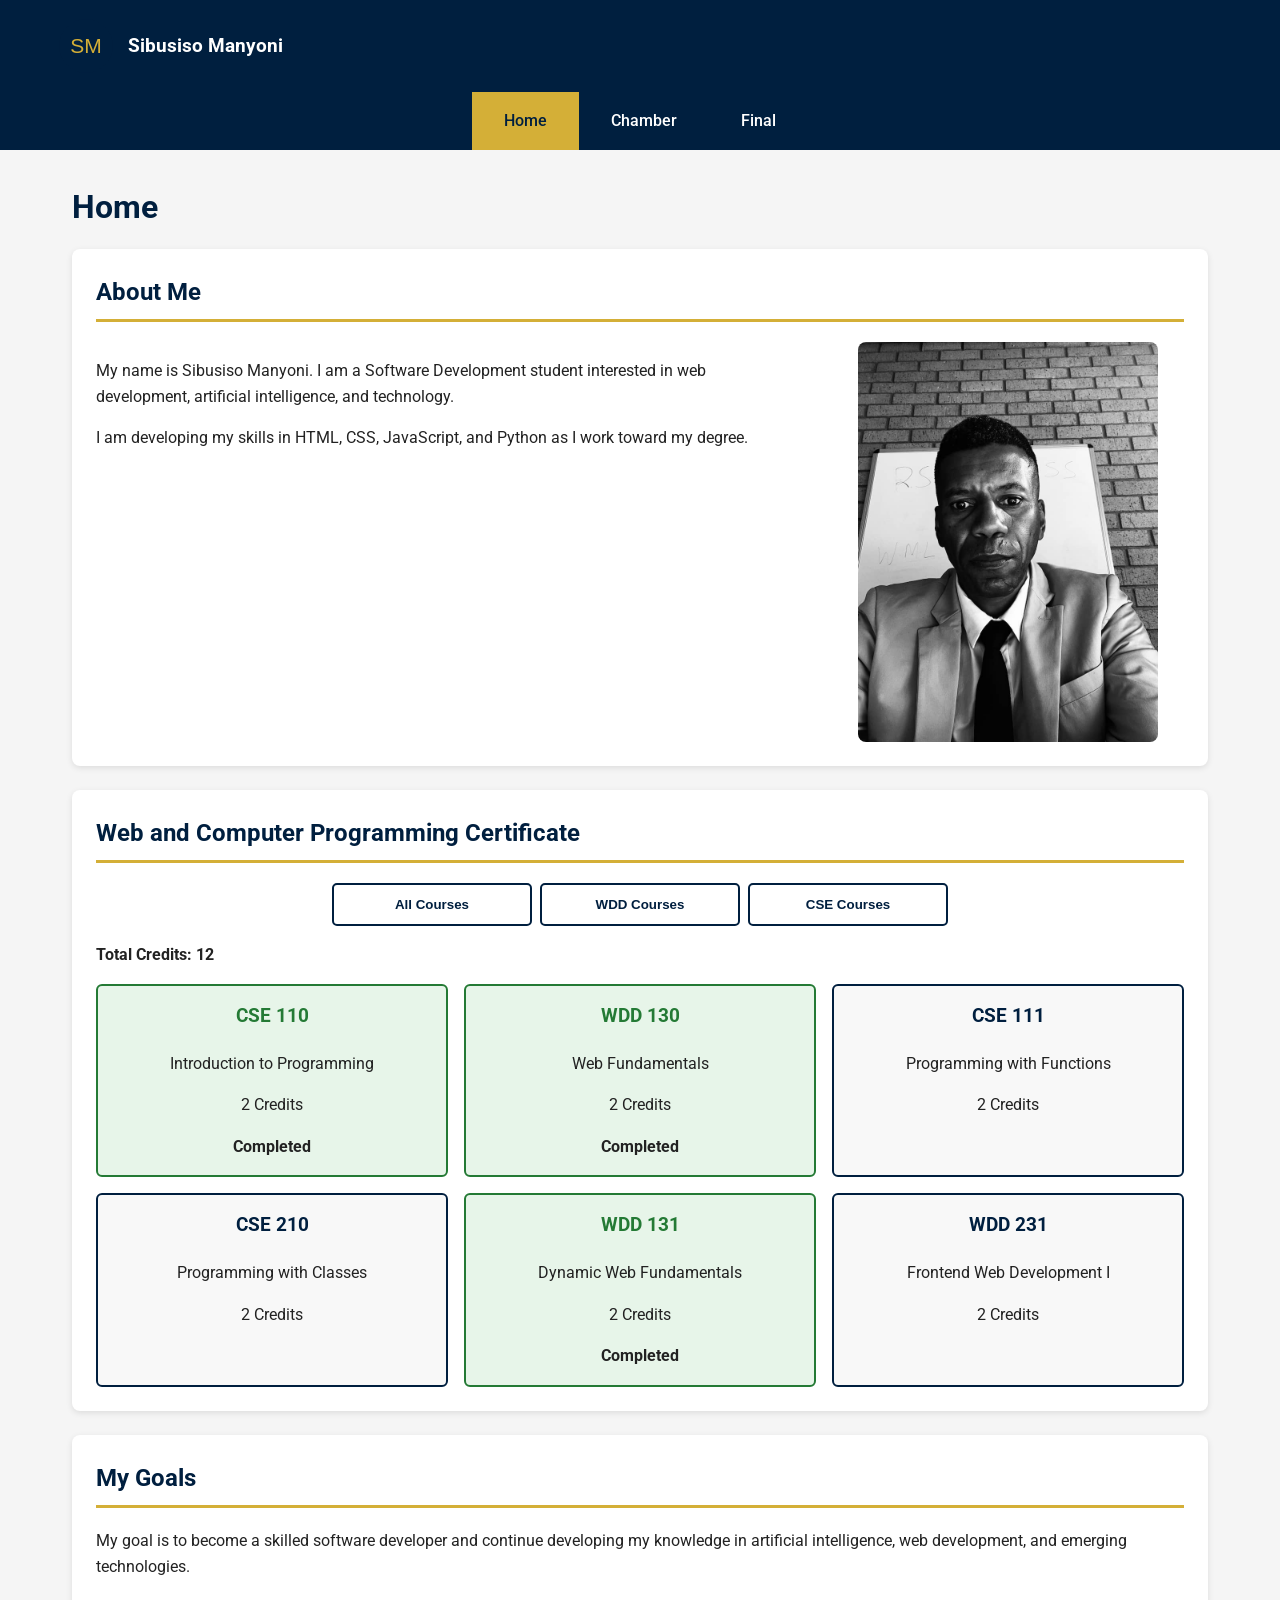
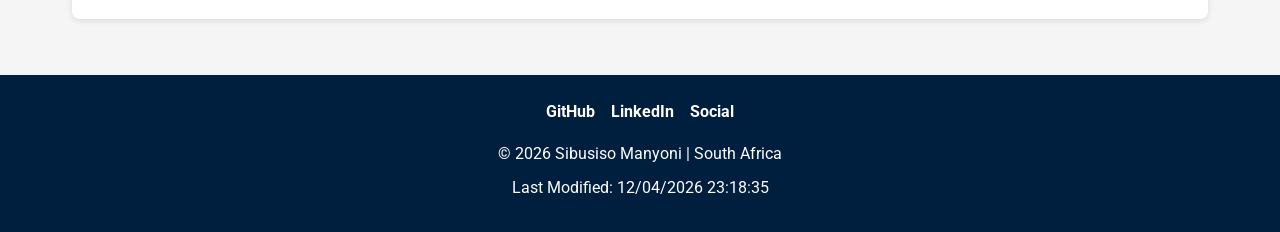
<file: index.html>
<!DOCTYPE html>
<html lang="en">

<head>
    <meta charset="UTF-8">
    <meta name="viewport" content="width=device-width, initial-scale=1.0">

    <meta name="description"
        content="Sibusiso Manyoni's WDD 231 course home page for Web Frontend Development I.">

    <meta name="author" content="Sibusiso Manyoni">

    <title>WDD 231 | Sibusiso Manyoni</title>

    <link rel="preconnect" href="https://fonts.googleapis.com">
    <link rel="preconnect" href="https://fonts.gstatic.com" crossorigin>
    <link href="https://fonts.googleapis.com/css2?family=Roboto:wght@400;500;700&display=swap"
        rel="stylesheet">

    <link rel="stylesheet" href="styles/small.css">
    <link rel="stylesheet" href="styles/larger.css">

    <script src="scripts/navigation.js" defer></script>
    <script src="scripts/date.js" defer></script>
    <script src="scripts/courses.js" defer></script>
</head>

<body>

    <header>
        <div class="header-content">

            <img src="images/logo.svg" alt="Sibusiso Manyoni logo">

            <span>Sibusiso Manyoni</span>

            <button id="menu-button" type="button" aria-label="Open navigation menu">
                ☰
            </button>

        </div>

        <nav id="navigation">
            <a href="index.html" class="active">Home</a>
            <a href="#">Chamber</a>
            <a href="final/index.html">Final</a>
        </nav>
    </header>

    <main>

        <h1>Home</h1>

        <section>
            <h2>About Me</h2>

            <div class="about-content">
                <div>
                    <p>
                        My name is Sibusiso Manyoni. I am a Software Development
                        student interested in web development, artificial intelligence,
                        and technology.
                    </p>

                    <p>
                        I am developing my skills in HTML, CSS, JavaScript, and Python
                        as I work toward my degree.
                    </p>
                </div>

                <img
                    class="student-photo"
                    src="images/profile.jpg"
                    alt="Portrait of Sibusiso Manyoni">
            </div>
        </section>

        <section>
            <h2>Web and Computer Programming Certificate</h2>

            <div class="course-buttons">
                <button id="all-courses" type="button">All Courses</button>
                <button id="wdd-courses" type="button">WDD Courses</button>
                <button id="cse-courses" type="button">CSE Courses</button>
            </div>

            <p class="credits">
                Total Credits:
                <span id="total-credits">0</span>
            </p>

            <div id="course-list" class="course-list">
                <!-- Courses will be displayed here using JavaScript -->
            </div>
        </section>

        <section>
            <h2>My Goals</h2>

            <p>
                My goal is to become a skilled software developer and continue
                developing my knowledge in artificial intelligence,
                web development, and emerging technologies.
            </p>
        </section>

    </main>

    <footer>

        <div class="social-links">
            <a href="https://github.com/" target="_blank" rel="noopener noreferrer">
                GitHub
            </a>

            <a href="https://www.linkedin.com/" target="_blank" rel="noopener noreferrer">
                LinkedIn
            </a>

            <a href="#" aria-label="Additional social media link">
                Social
            </a>
        </div>

        <p>
            &copy; <span id="currentyear"></span>
            Sibusiso Manyoni | South Africa
        </p>

        <p id="lastModified"></p>

    </footer>

</body>

</html>
</file>
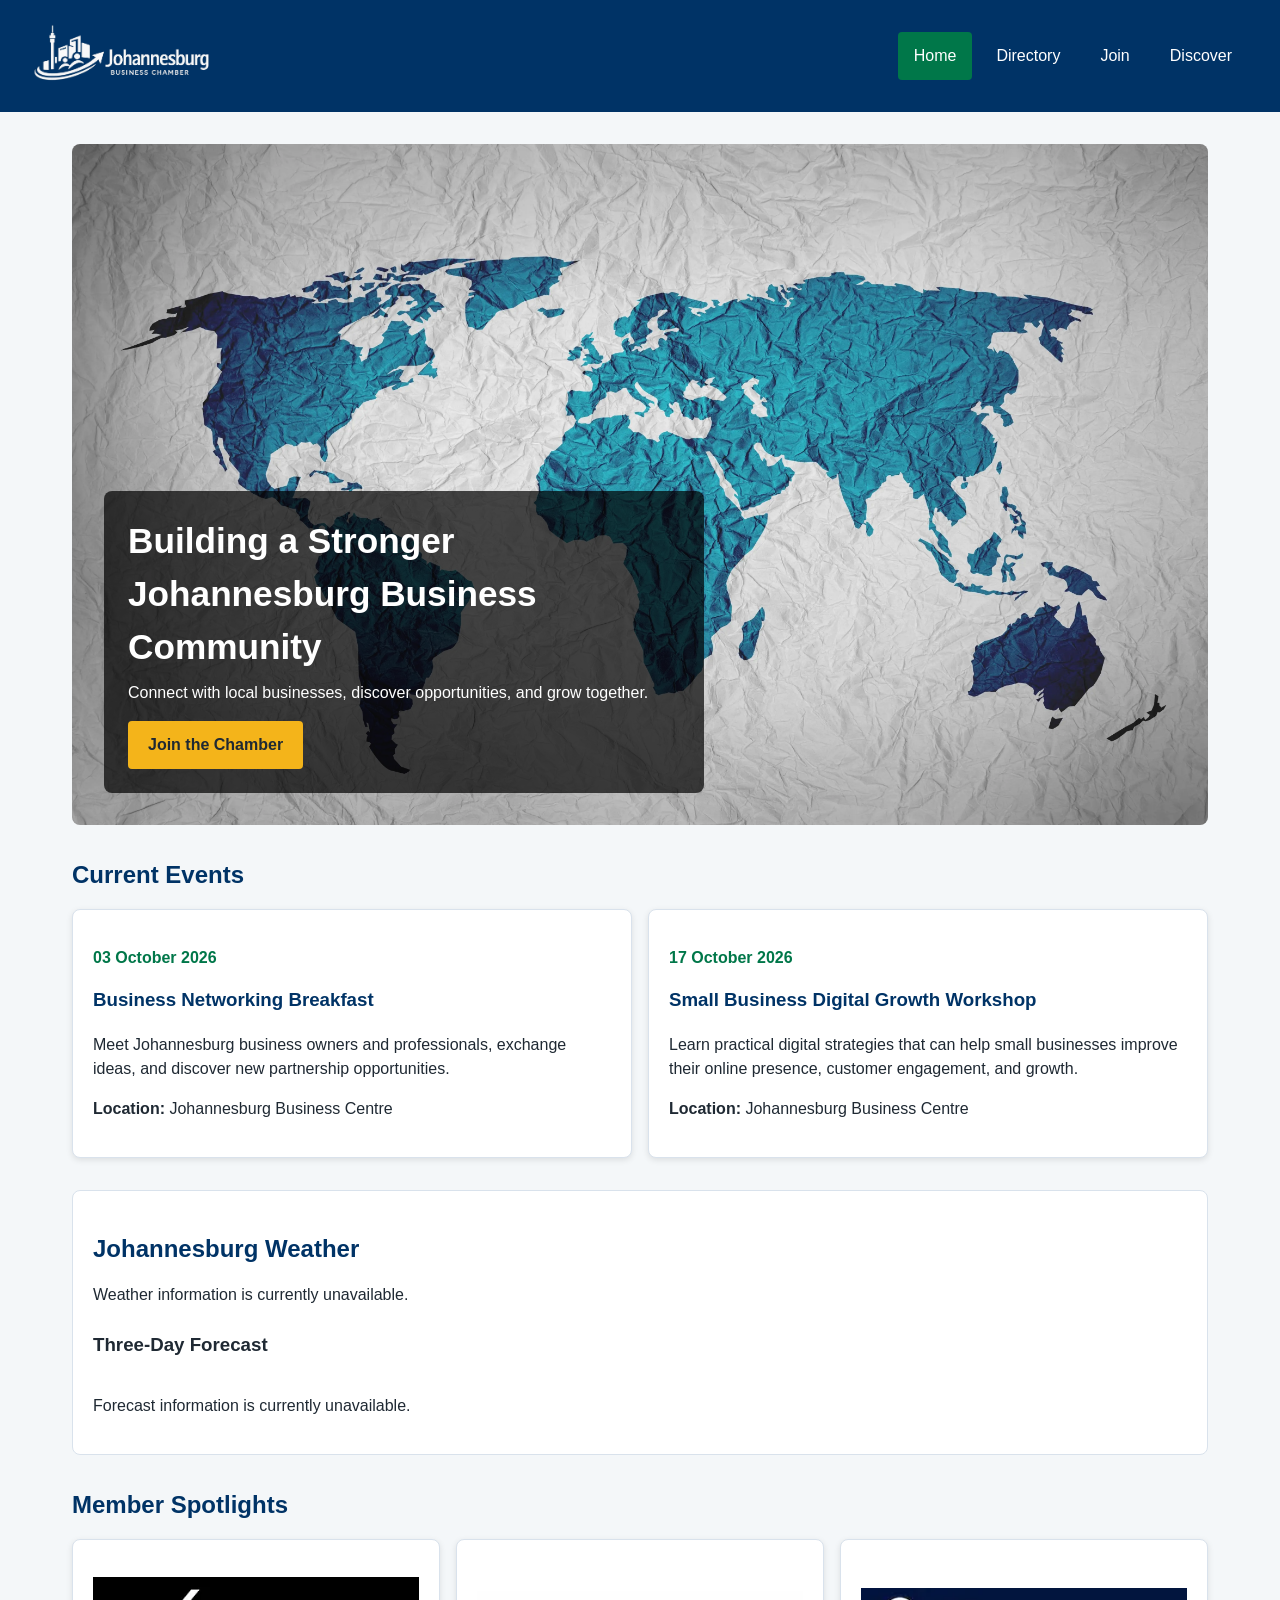
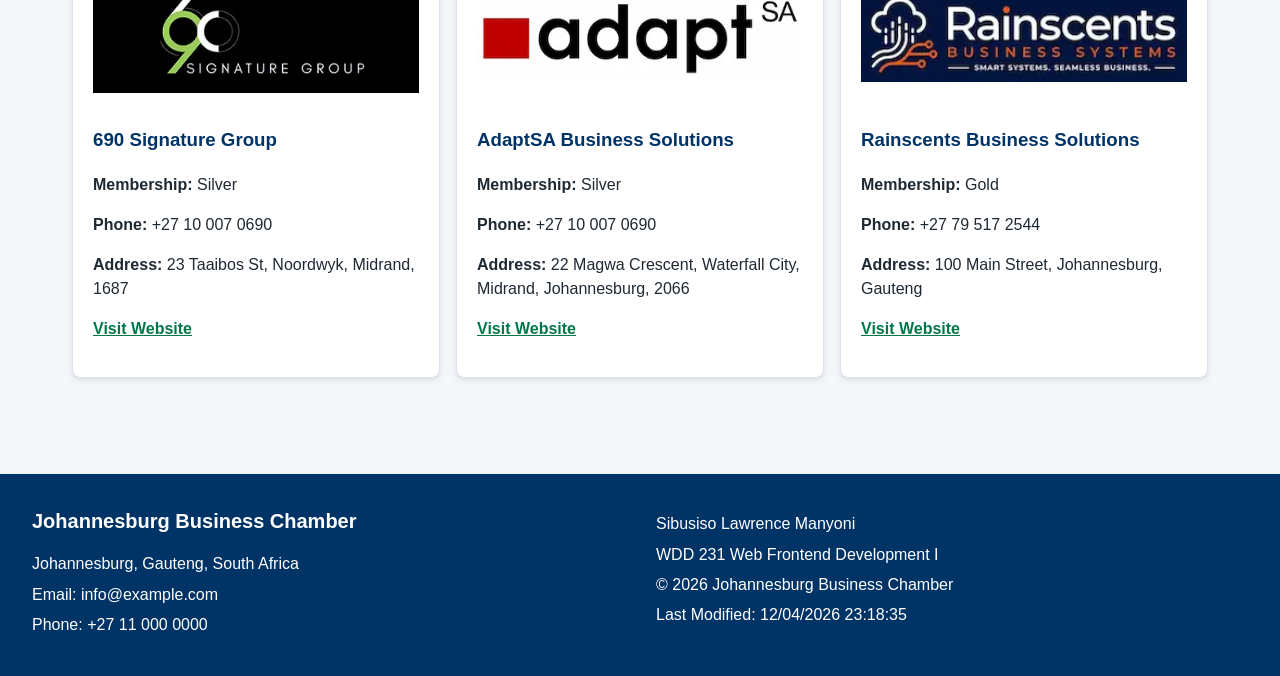
<file: chamber/index.html>
<!DOCTYPE html>
<html lang="en">
<head>
    <meta charset="UTF-8">
    <meta name="viewport" content="width=device-width, initial-scale=1.0">

    <meta
        name="description"
        content="Johannesburg Business Chamber connecting businesses, entrepreneurs, and organizations across Johannesburg, Gauteng."
    >
    <meta
        name="author"
        content="Sibusiso Lawrence Manyoni"
    >

    <title>Johannesburg Business Chamber | Home</title>

    <link rel="icon" href="images/favicon.png">

    <meta
        property="og:title"
        content="Johannesburg Business Chamber | Home"
    >
    <meta
        property="og:type"
        content="website"
    >
    <meta
        property="og:description"
        content="Connecting Johannesburg businesses through networking, business resources, events, and community opportunities."
    >
    <meta
        property="og:image"
        content="https://s-man124.github.io/wdd231/chamber/images/og-image.jpg"
    >
    <meta
        property="og:url"
        content="https://s-man124.github.io/wdd231/chamber/index.html"
    >

    <link rel="stylesheet" href="styles/small.css">
    <link rel="stylesheet" href="styles/larger.css">

    <script src="scripts/home.js" defer></script>
    <script src="scripts/date.js" defer></script>
    <script src="scripts/navigation.js" defer></script>
</head>

<body>
    <header>
        <div class="site-branding">
            <img
                src="images/logo.webp"
                alt="Johannesburg Business Chamber logo"
                width="220"
                height="80"
            >
        </div>

        <button
            id="menu-button"
            aria-label="Open navigation menu"
            aria-expanded="false"
            type="button">
            ☰
        </button>

        <nav aria-label="Main navigation">
            <ul id="navigation">
                <li>
                    <a
                        href="index.html"
                        class="active"
                        aria-current="page">
                        Home
                    </a>
                </li>

                <li>
                    <a href="directory.html">
                        Directory
                    </a>
                </li>

                <li>
                    <a href="join.html">
                        Join
                    </a>
                </li>

                <li>
                    <a href="discover.html">
                        Discover
                    </a>
                </li>
            </ul>
        </nav>
    </header>

    <main>

        <!-- Hero -->
        <section class="hero" aria-labelledby="hero-heading">
            <img
                src="images/johannesburg-hero.webp"
                alt="Johannesburg city skyline"
                width="1200"
                height="500"
                fetchpriority="high"
            >

            <div class="hero-content">
                <h2 id="hero-heading">
                    Building a Stronger Johannesburg Business Community
                </h2>

                <p>
                    Connect with local businesses, discover opportunities,
                    and grow together.
                </p>

                <a class="hero-cta" href="join.html">
                    Join the Chamber
                </a>
            </div>
        </section>

        <!-- Events -->
        <section class="home-section events-section" aria-labelledby="events-heading">
            <h2 id="events-heading">Current Events</h2>

            <div class="event-grid">
                <article class="event-card">
                    <p class="event-date">03 October 2026</p>

                    <h3>Business Networking Breakfast</h3>

                    <p>
                        Meet Johannesburg business owners and professionals,
                        exchange ideas, and discover new partnership
                        opportunities.
                    </p>

                    <p>
                        <strong>Location:</strong>
                        Johannesburg Business Centre
                    </p>
                </article>

                <article class="event-card">
                    <p class="event-date">17 October 2026</p>

                    <h3>Small Business Digital Growth Workshop</h3>

                    <p>
                        Learn practical digital strategies that can help
                        small businesses improve their online presence,
                        customer engagement, and growth.
                    </p>

                    <p>
                        <strong>Location:</strong>
                        Johannesburg Business Centre
                    </p>
                </article>
            </div>
        </section>

        <!-- Weather -->
        <section class="home-section weather-section" aria-labelledby="weather-heading">
            <h2 id="weather-heading">Johannesburg Weather</h2>

            <div id="current-weather" class="current-weather">
                <p>Loading current weather...</p>
            </div>

            <h3>Three-Day Forecast</h3>

            <div
                id="weather-forecast"
                class="weather-forecast">
                <p>Loading forecast...</p>
            </div>
        </section>

        <!-- Member Spotlights -->
        <section
            class="home-section spotlight-section"
            aria-labelledby="spotlight-heading">

            <h2 id="spotlight-heading">Member Spotlights</h2>

            <div
                id="spotlights"
                class="spotlight-grid">
                <p>Loading member spotlights...</p>
            </div>
        </section>

    </main>

    <footer>
        <div class="contact-information">
            <h2>Johannesburg Business Chamber</h2>

            <p>
                Johannesburg, Gauteng, South Africa
            </p>

            <p>
                Email: info@example.com
            </p>

            <p>
                Phone: +27 11 000 0000
            </p>
        </div>

        <div class="development-information">
            <p>Sibusiso Lawrence Manyoni</p>

            <p>
                WDD 231 Web Frontend Development I
            </p>

            <p>
                &copy;
                <span id="current-year"></span>
                Johannesburg Business Chamber
            </p>

            <p>
                Last Modified:
                <span id="last-modified"></span>
            </p>
        </div>
    </footer>
</body>
</html>
</file>
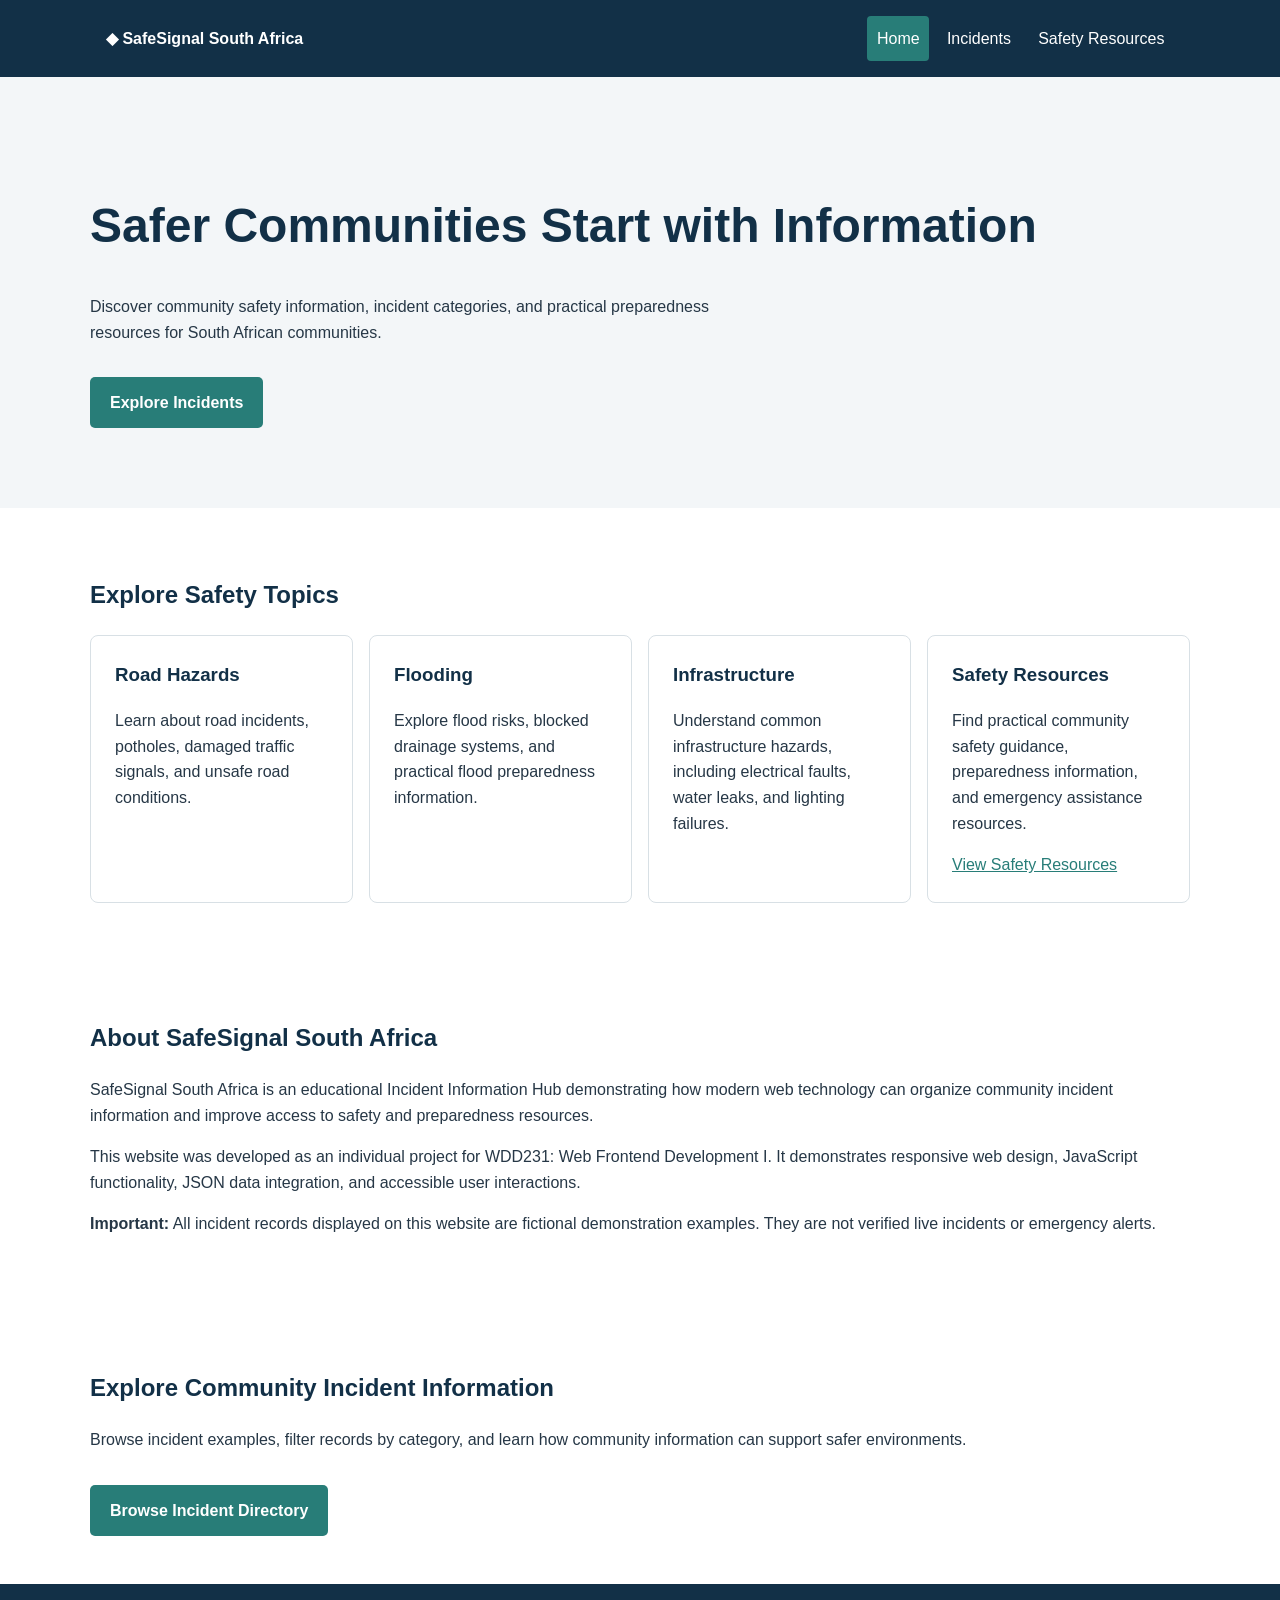
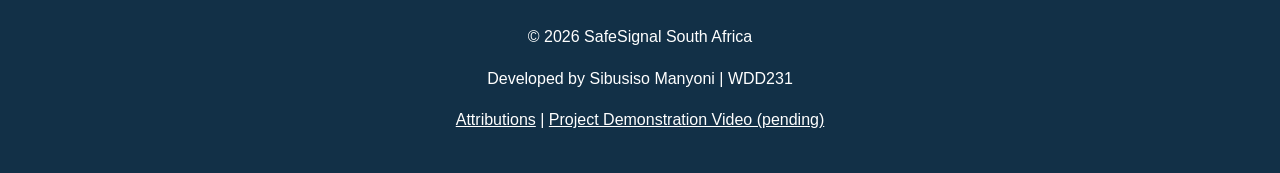
<file: final/index.html>
<!DOCTYPE html>
<html lang="en-ZA">
<head>
    <meta charset="UTF-8">
    <meta name="viewport" content="width=device-width, initial-scale=1.0">

    <title>Home | SafeSignal South Africa</title>

    <meta name="description"
          content="SafeSignal South Africa provides educational community incident information, road safety guidance, and emergency preparedness resources.">

    <meta name="author" content="Sibusiso Manyoni">

    <!-- Open Graph Metadata -->
    <meta property="og:type" content="website">
    <meta property="og:title"
          content="SafeSignal South Africa | Incident Information Hub">
    <meta property="og:description"
          content="Safer communities start with information. Explore incident categories and safety resources in South Africa.">
    <meta property="og:url"
          content="https://s-man124.github.io/wdd231/final/">

    <!-- Favicon -->
    <link rel="icon"
          type="image/svg+xml"
          href="images/favicon.svg">

    <!-- Stylesheets -->
    <link rel="stylesheet" href="styles/small.css">
    <link rel="stylesheet"
          href="styles/large.css"
          media="(min-width: 768px)">

    <!-- JavaScript -->
    <script type="module" src="scripts/main.js"></script>
</head>

<body>
    <header>
        <div class="header-content">
            <a class="brand" href="index.html">
                <span aria-hidden="true">◆</span>
                SafeSignal South Africa
            </a>

            <button id="menu-button"
                    type="button"
                    aria-label="Open navigation"
                    aria-expanded="false"
                    aria-controls="primary-navigation">
                ☰
            </button>

            <nav id="primary-navigation"
                 aria-label="Main navigation">
                <a href="index.html" aria-current="page">Home</a>
                <a href="incidents.html">Incidents</a>
                <a href="resources.html">Safety Resources</a>
            </nav>
        </div>
    </header>

    <main>
        <!-- Hero Section -->
        <section class="hero">
            <div class="container">
                <h1>Safer Communities Start with Information</h1>

                <p>
                    Discover community safety information,
                    incident categories, and practical
                    preparedness resources for South African
                    communities.
                </p>

                <a class="button" href="incidents.html">
                    Explore Incidents
                </a>
            </div>
        </section>

        <!-- Safety Topics -->
        <section class="container categories"
                 aria-labelledby="topics-heading">
            <h2 id="topics-heading">Explore Safety Topics</h2>

            <div class="card-grid">
                <article class="card">
                    <h3>Road Hazards</h3>
                    <p>
                        Learn about road incidents, potholes,
                        damaged traffic signals, and unsafe
                        road conditions.
                    </p>
                </article>

                <article class="card">
                    <h3>Flooding</h3>
                    <p>
                        Explore flood risks, blocked drainage
                        systems, and practical flood
                        preparedness information.
                    </p>
                </article>

                <article class="card">
                    <h3>Infrastructure</h3>
                    <p>
                        Understand common infrastructure
                        hazards, including electrical faults,
                        water leaks, and lighting failures.
                    </p>
                </article>

                <article class="card">
                    <h3>Safety Resources</h3>
                    <p>
                        Find practical community safety
                        guidance, preparedness information,
                        and emergency assistance resources.
                    </p>
                    <a href="resources.html">
                        View Safety Resources
                    </a>
                </article>
            </div>
        </section>

        <!-- About Section -->
        <section class="container information"
                 aria-labelledby="about-heading">
            <h2 id="about-heading">About SafeSignal South Africa</h2>

            <p>
                SafeSignal South Africa is an educational
                Incident Information Hub demonstrating how
                modern web technology can organize community
                incident information and improve access to
                safety and preparedness resources.
            </p>

            <p>
                This website was developed as an individual
                project for WDD231: Web Frontend Development I.
                It demonstrates responsive web design,
                JavaScript functionality, JSON data integration,
                and accessible user interactions.
            </p>

            <p>
                <strong>Important:</strong>
                All incident records displayed on this website
                are fictional demonstration examples.
                They are not verified live incidents or
                emergency alerts.
            </p>
        </section>

        <!-- Call to Action -->
        <section class="container information"
                 aria-labelledby="action-heading">
            <h2 id="action-heading">
                Explore Community Incident Information
            </h2>

            <p>
                Browse incident examples, filter records
                by category, and learn how community
                information can support safer environments.
            </p>

            <a class="button" href="incidents.html">
                Browse Incident Directory
            </a>
        </section>
    </main>

    <footer>
        <p>
            &copy; <span id="current-year"></span>
            SafeSignal South Africa
        </p>

        <p>
            Developed by Sibusiso Manyoni | WDD231
        </p>

        <p>
            <a href="attributions.html">Attributions</a>
            <span> | </span>
            <a href="#" id="video-link">
                Project Demonstration Video (pending)
            </a>
        </p>
    </footer>
</body>
</html>
</file>
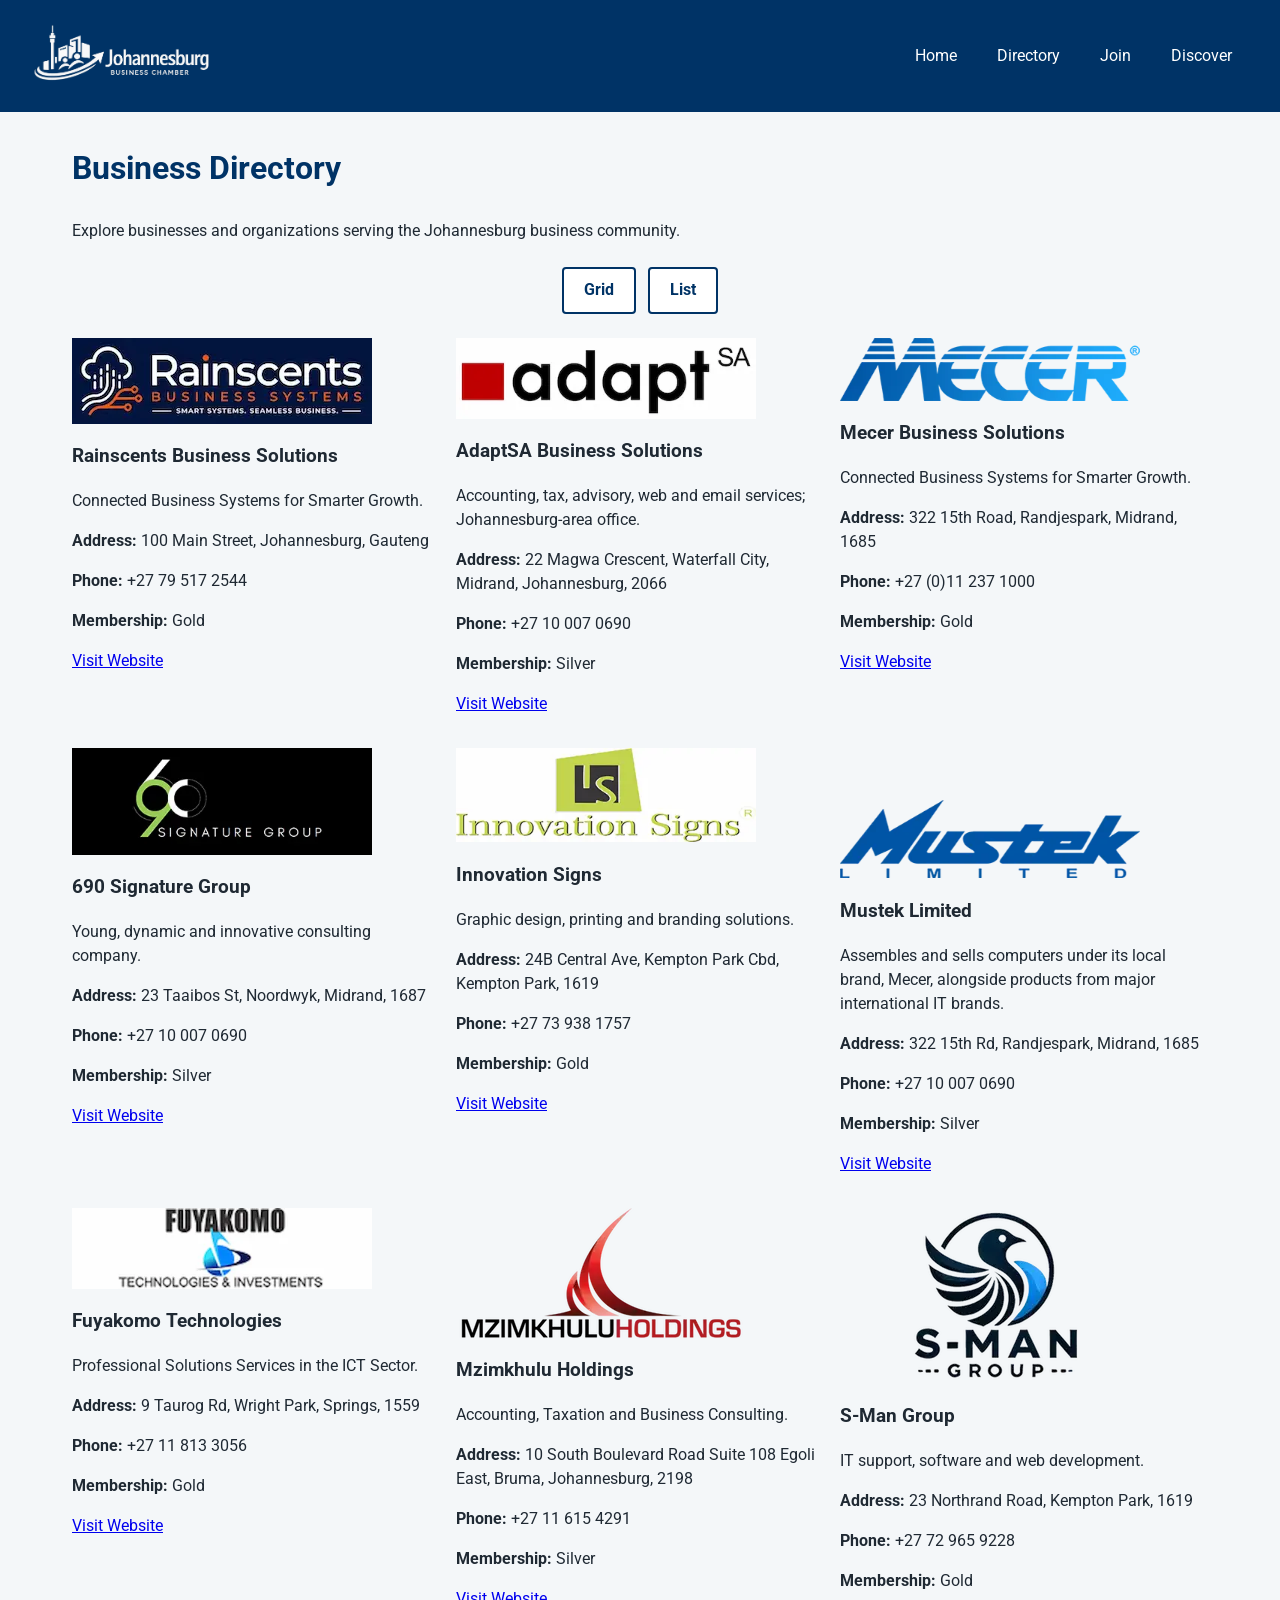
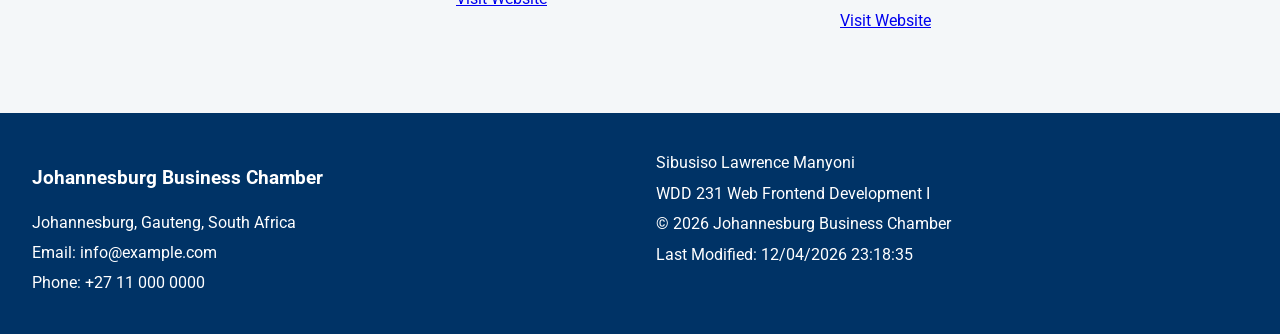
<file: chamber/directory.html>
<!DOCTYPE html>
<html lang="en">
<head>
    <meta charset="UTF-8">
    <meta name="viewport" content="width=device-width, initial-scale=1.0">

    <meta name="description" content="Business directory for the Johannesburg Business Chamber in Johannesburg, Gauteng, South Africa.">
    <meta name="author" content="Sibusiso Lawrence Manyoni">

    <title>Johannesburg Business Chamber | Directory</title>

    <!-- Chamber favicon -->
    <link rel="icon" href="images/favicon.png">

    <!-- Open Graph Meta Tags -->
    <meta property="og:title" content="Johannesburg Business Chamber | Directory">
    <meta property="og:type" content="website">
    <meta property="og:description" content="Explore businesses and organizations serving the Johannesburg business community.">
    <meta property="og:image" content="https://s-man124.github.io/wdd231/chamber/images/og-image.jpg">
    <meta property="og:url" content="https://s-man124.github.io/wdd231/chamber/directory.html">

    <link rel="preconnect" href="https://fonts.googleapis.com">
    <link rel="preconnect" href="https://fonts.gstatic.com" crossorigin>
    <link
    href="https://fonts.googleapis.com/css2?family=Roboto:wght@400;500;700&display=swap"
    rel="stylesheet">

    <link rel="stylesheet" href="styles/small.css">
    <link rel="stylesheet" href="styles/larger.css">

    <script src="scripts/directory.js" defer></script>
    <script src="scripts/date.js" defer></script>
    <script src="scripts/navigation.js" defer></script>
</head>

<body>

    <header>
        <div class="site-branding">
            <img
                src="images/logo.webp"
                alt="Johannesburg Business Chamber logo"
                width="220"
                height="80"
            >
        </div>

        <button id="menu-button" aria-label="Open navigation menu">
            ☰
        </button>

        <nav aria-label="Main navigation">
            <ul id="navigation">
                <li>
                    <a href="index.html">Home</a>
                </li>

                <li>
                    <a href="directory.html">Directory</a>
                </li>

                <li>
                    <a href="join.html">Join</a>
                </li>

                <li>
                    <a href="discover.html">Discover</a>
                </li>
            </ul>
        </nav>
    </header>

    <main>
        <h2>Business Directory</h2>

        <p>
            Explore businesses and organizations serving the Johannesburg
            business community.
        </p>

        <div class="directory-controls">
            <button
                id="grid-view"
                type="button"
                aria-label="Display businesses in grid view"
                aria-pressed="true">
                Grid
            </button>

            <button
                id="list-view"
                type="button"
                aria-label="Display businesses in list view"
                aria-pressed="false">
                List
            </button>
        </div>

        <section id="members" class="member-grid">
            <!-- Member cards will be generated with JavaScript -->
        </section>
    </main>

    <footer>
        <div class="contact-information">
            <h3>Johannesburg Business Chamber</h3>
            <p>Johannesburg, Gauteng, South Africa</p>
            <p>Email: info@example.com</p>
            <p>Phone: +27 11 000 0000</p>
        </div>

        <div class="development-information">
            <p>Sibusiso Lawrence Manyoni</p>
            <p>WDD 231 Web Frontend Development I</p>
            <p>&copy; <span id="current-year"></span> Johannesburg Business Chamber</p>
            <p>Last Modified: <span id="last-modified"></span></p>
        </div>
    </footer>

</body>
</html>
</file>
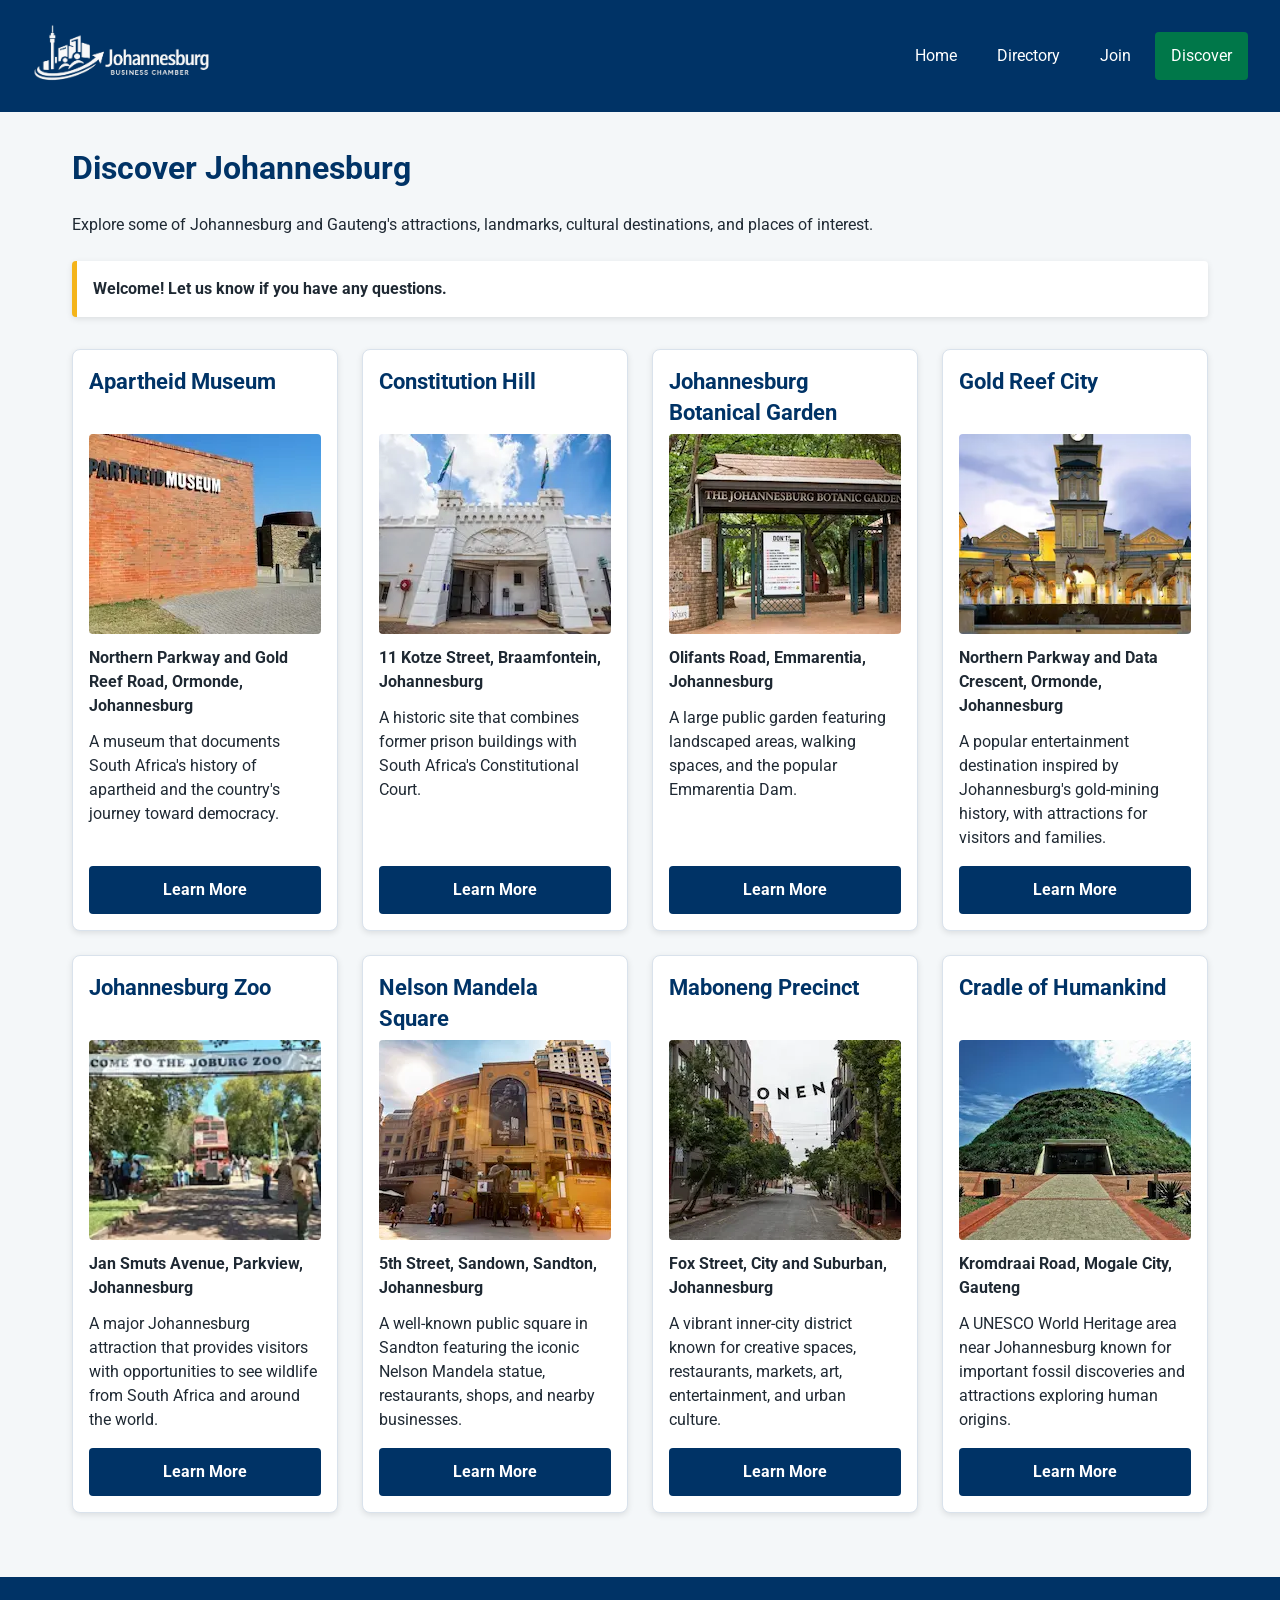
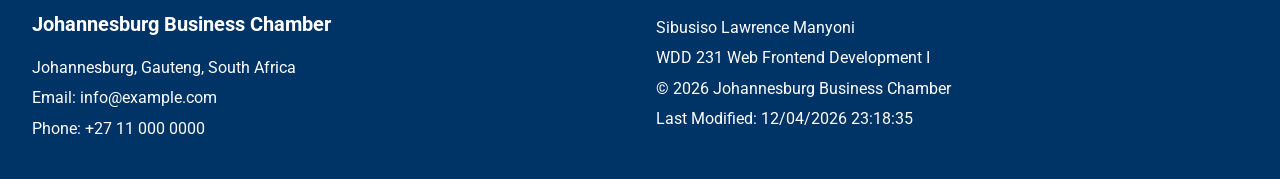
<file: chamber/discover.html>
<!DOCTYPE html>
<html lang="en">
<head>
    <meta charset="UTF-8">
    <meta name="viewport" content="width=device-width, initial-scale=1.0">

    <meta
        name="description"
        content="Discover attractions, landmarks, culture, and places of interest across Johannesburg and Gauteng."
    >
    <meta name="author" content="Sibusiso Lawrence Manyoni">

    <title>Johannesburg Business Chamber | Discover</title>

    <link rel="icon" href="images/favicon.png">

    <meta
        property="og:title"
        content="Discover Johannesburg | Johannesburg Business Chamber"
    >
    <meta
        property="og:description"
        content="Explore Johannesburg attractions, landmarks, culture, and places of interest for residents, visitors, and businesses."
    >
    <meta
        property="og:image"
        content="https://s-man124.github.io/wdd231/chamber/images/logo.webp"
    >
    <meta
        property="og:url"
        content="https://s-man124.github.io/wdd231/chamber/discover.html"
    >
    <meta property="og:type" content="website">

    <link rel="preconnect" href="https://fonts.googleapis.com">
    <link rel="preconnect" href="https://fonts.gstatic.com" crossorigin>
    <link
        href="https://fonts.googleapis.com/css2?family=Roboto:wght@400;500;700&display=swap"
        rel="stylesheet"
    >

    <link rel="stylesheet" href="styles/small.css">
    <link rel="stylesheet" href="styles/larger.css">

    <script src="scripts/navigation.js" defer></script>
    <script src="scripts/date.js" defer></script>
    <script src="scripts/discover.js" type="module"></script>
</head>

<body>
    <header>
        <div class="site-branding">
            <img
                src="images/logo.webp"
                alt="Johannesburg Business Chamber logo"
                width="220"
                height="80"
            >
        </div>

        <button
            id="menu-button"
            type="button"
            aria-label="Open navigation menu"
            aria-expanded="false"
        >
            ☰
        </button>

        <nav aria-label="Main navigation">
            <ul id="navigation">
                <li>
                    <a href="index.html">Home</a>
                </li>
                <li>
                    <a href="directory.html">Directory</a>
                </li>
                <li>
                    <a href="join.html">Join</a>
                </li>
                <li>
                    <a
                        href="discover.html"
                        class="active"
                        aria-current="page"
                    >
                        Discover
                    </a>
                </li>
            </ul>
        </nav>
    </header>

    <main>
        <h1>Discover Johannesburg</h1>

        <p class="discover-intro">
            Explore some of Johannesburg and Gauteng's attractions,
            landmarks, cultural destinations, and places of interest.
        </p>

        <aside
            id="visit-message"
            class="visit-message"
            aria-live="polite"
        ></aside>

        <section
            id="discover-cards"
            class="discover-grid"
            aria-label="Johannesburg places of interest"
        ></section>
    </main>

    <footer>
        <div class="contact-information">
            <h2>Johannesburg Business Chamber</h2>
            <p>Johannesburg, Gauteng, South Africa</p>
            <p>Email: info@example.com</p>
            <p>Phone: +27 11 000 0000</p>
        </div>

        <div class="development-information">
            <p>Sibusiso Lawrence Manyoni</p>
            <p>WDD 231 Web Frontend Development I</p>
            <p>
                &copy;
                <span id="current-year"></span>
                Johannesburg Business Chamber
            </p>
            <p>
                Last Modified:
                <span id="last-modified"></span>
            </p>
        </div>
    </footer>
</body>
</html>
</file>
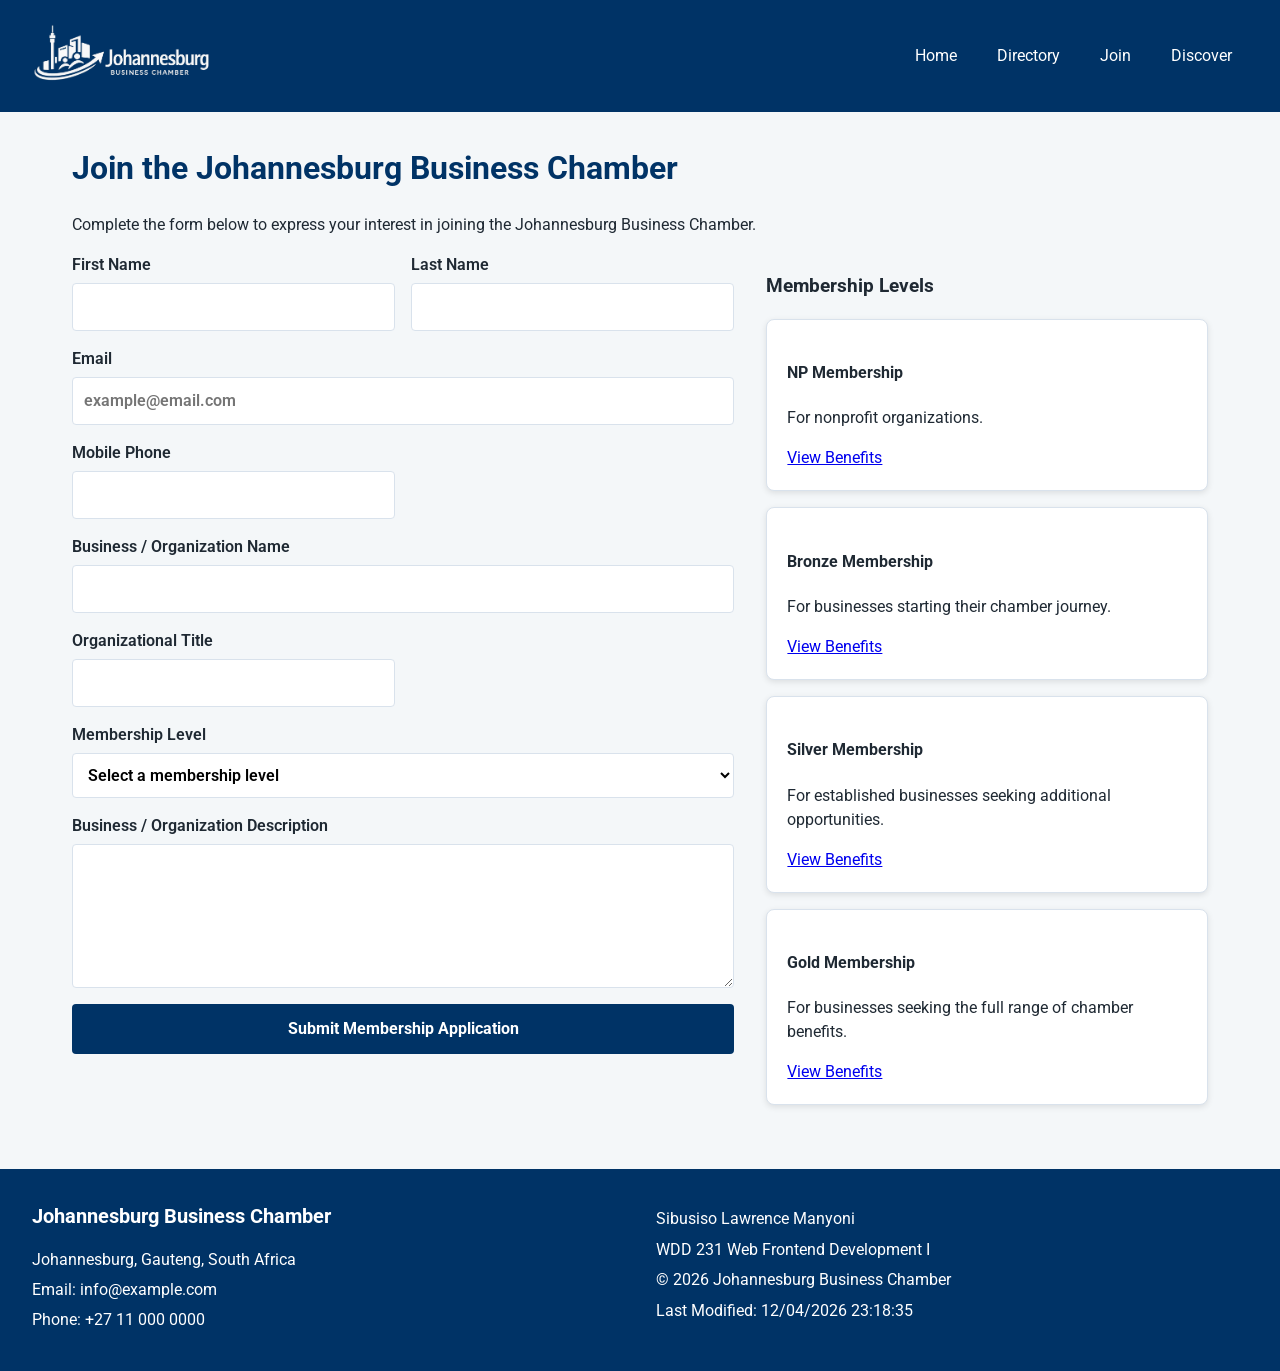
<file: chamber/join.html>
<!DOCTYPE html>
<html lang="en">
<head>
    <meta charset="UTF-8">
    <meta name="viewport" content="width=device-width, initial-scale=1.0">

    <meta
        name="description"
        content="Join the Johannesburg Business Chamber and connect with businesses in Johannesburg, Gauteng."
    >
    <meta name="author" content="Sibusiso Lawrence Manyoni">

    <title>Johannesburg Business Chamber | Join</title>

    <link rel="icon" href="images/favicon.png">

    
    <meta property="og:title" content="Join the Johannesburg Business Chamber">
    <meta property="og:description" content="Join Johannesburg's business community, build valuable connections, and explore membership benefits for your organization.">
    <meta property="og:image" content="https://s-man124.github.io/wdd231/chamber/images/logo.webp">
    <meta property="og:url" content="https://s-man124.github.io/wdd231/chamber/join.html">
    <meta property="og:type" content="website">

    <link rel="preconnect" href="https://fonts.googleapis.com">
    <link rel="preconnect" href="https://fonts.gstatic.com" crossorigin>
    <link
    href="https://fonts.googleapis.com/css2?family=Roboto:wght@400;500;700&display=swap"
    rel="stylesheet">

    <link rel="stylesheet" href="styles/small.css">
    <link rel="stylesheet" href="styles/larger.css">

    <script src="scripts/navigation.js" defer></script>
    <script src="scripts/date.js" defer></script>
    <script src="scripts/membership.js" defer></script>
    <script src="scripts/join.js" defer></script>
</head>

<body>

    <header>
        <div class="site-branding">
            <img
                src="images/logo.webp"
                alt="Johannesburg Business Chamber logo"
                width="220"
                height="80"
            >
        </div>

        <button id="menu-button" aria-label="Open navigation menu">
            ☰
        </button>

        <nav aria-label="Main navigation">
            <ul id="navigation">
                <li>
                    <a href="index.html">Home</a>
                </li>

                <li>
                    <a href="directory.html">Directory</a>
                </li>

                <li>
                    <a href="join.html">
                        Join
                    </a>
                </li>

                <li>
                    <a href="discover.html">Discover</a>
                </li>
            </ul>
        </nav>
    </header>

    <main>
        <h1>Join the Johannesburg Business Chamber</h1>

        <p>
            Complete the form below to express your interest in joining the
            Johannesburg Business Chamber.
        </p>

        <div class="join-layout">

            <form id="membership-form" method="get" action="thankyou.html" class="join-form">

                <label for="first-name">
                    First Name
                    <input
                        type="text"
                        id="first-name"
                        name="first-name"
                        title="Enter your first name"
                        autocomplete="given-name"
                        required>
                </label>

                <label for="last-name">
                    Last Name
                    <input
                        type="text"
                        id="last-name"
                        name="last-name"
                        title="Enter your last name"
                        autocomplete="family-name"
                        required>
                </label>

                <label for="email">
                    Email
                    <input
                        type="email"
                        id="email"
                        name="email"
                        title="Enter your email address"
                        autocomplete="email"
                        placeholder="example@email.com"
                        required>
                </label>

                <label for="phone">
                    Mobile Phone
                    <input
                        type="tel"
                        id="phone"
                        name="phone"
                        title="Enter your mobile phone number"
                        autocomplete="tel"
                        required>
                </label>

                <label for="organization">
                    Business / Organization Name
                    <input
                        type="text"
                        id="organization"
                        name="organization"
                        title="Enter your business or organization name"
                        autocomplete="organization"
                        required>
                </label>

                <label for="title">
                    Organizational Title
                    <input
                        type="text"
                        id="title"
                        name="title"
                        title="Enter your organizational title"
                        autocomplete="organization-title"
                        pattern="[A-Za-z\s\-]{7,}"
                        required>
                </label>

                <label for="membership-level">
                    Membership Level
                    <select
                        id="membership-level"
                        name="membership"
                        title="Select a membership level"
                        required>
                        <option value="" disabled selected>
                            Select a membership level
                        </option>
                        <option value="np">NP Membership</option>
                        <option value="bronze">Bronze Membership</option>
                        <option value="silver">Silver Membership</option>
                        <option value="gold">Gold Membership</option>
                    </select>
                </label>
                <label for="description">
                    Business / Organization Description
                    <textarea
                        id="description"
                        name="description"
                        title="Enter a description of your business or organization"
                        rows="5"></textarea>
                </label>

                <input
                    type="hidden"
                    name="timestamp"
                    id="timestamp">

                <button type="submit">Submit Membership Application</button>

            </form>

            <section class="membership-levels">
                <h3>Membership Levels</h3>

                <div class="membership-cards">

                    <article class="membership-card">
                        <h4>NP Membership</h4>
                        <p>For nonprofit organizations.</p>
                        <a href="#np-dialog" class="benefit-link" data-dialog="np-dialog">
                            View Benefits
                        </a>
                    </article>

                    <article class="membership-card">
                        <h4>Bronze Membership</h4>
                        <p>For businesses starting their chamber journey.</p>
                        <a href="#bronze-dialog" class="benefit-link" data-dialog="bronze-dialog">
                            View Benefits
                        </a>
                    </article>

                    <article class="membership-card">
                        <h4>Silver Membership</h4>
                        <p>For established businesses seeking additional opportunities.</p>
                        <a href="#silver-dialog" class="benefit-link" data-dialog="silver-dialog">
                            View Benefits
                        </a>
                    </article>

                    <article class="membership-card">
                        <h4>Gold Membership</h4>
                        <p>For businesses seeking the full range of chamber benefits.</p>
                        <a href="#gold-dialog" class="benefit-link" data-dialog="gold-dialog">
                            View Benefits
                        </a>
                    </article>

                </div>
            
            </section>
        </div>

        <section class="membership-benefits">
            <dialog
                id="np-dialog"
                aria-labelledby="np-title">
                <h3 id="np-title">NP Membership Benefits</h3>
                <ul>
                    <li>Access to chamber networking opportunities.</li>
                    <li>Business community information and updates.</li>
                    <li>Opportunities to participate in chamber activities.</li>
                </ul>
                <button type="button" class="close-dialog">Close</button>
            </dialog>

            <dialog
                id="bronze-dialog"
                aria-labelledby="bronze-title">

                <h3 id="bronze-title">Bronze Membership Benefits</h3>
                <ul>
                    <li>Networking opportunities.</li>
                    <li>Business community information and updates.</li>
                    <li>Participation in selected chamber events.</li>
                    <li>Basic business promotion opportunities.</li>
                </ul>
                <button type="button" class="close-dialog">Close</button>
            </dialog>

           <dialog
                id="silver-dialog"
                aria-labelledby="silver-title">

                <h3 id="silver-title">Silver Membership Benefits</h3>
                <ul>
                    <li>All Bronze membership benefits.</li>
                    <li>Additional networking opportunities.</li>
                    <li>Business promotion opportunities.</li>
                    <li>Access to selected training and workshops.</li>
                </ul>
                <button type="button" class="close-dialog">Close</button>
            </dialog>

            <dialog
                id="gold-dialog"
                aria-labelledby="gold-title">

                <h3 id="gold-title">Gold Membership Benefits</h3>
                <ul>
                    <li>All Silver membership benefits.</li>
                    <li>Enhanced business promotion opportunities.</li>
                    <li>Priority access to selected chamber activities.</li>
                    <li>Additional networking and business development opportunities.</li>
                </ul>
                <button type="button" class="close-dialog">Close</button>
            </dialog>
        </section>

    </main>

    <footer>
        <div class="contact-information">
            <h2>Johannesburg Business Chamber</h2>
            <p>Johannesburg, Gauteng, South Africa</p>
            <p>Email: info@example.com</p>
            <p>Phone: +27 11 000 0000</p>
        </div>

        <div class="development-information">
            <p>Sibusiso Lawrence Manyoni</p>
            <p>WDD 231 Web Frontend Development I</p>
            <p>&copy; <span id="current-year"></span> Johannesburg Business Chamber</p>
            <p>Last Modified: <span id="last-modified"></span></p>
        </div>
    </footer>

</body>
</html>
</file>
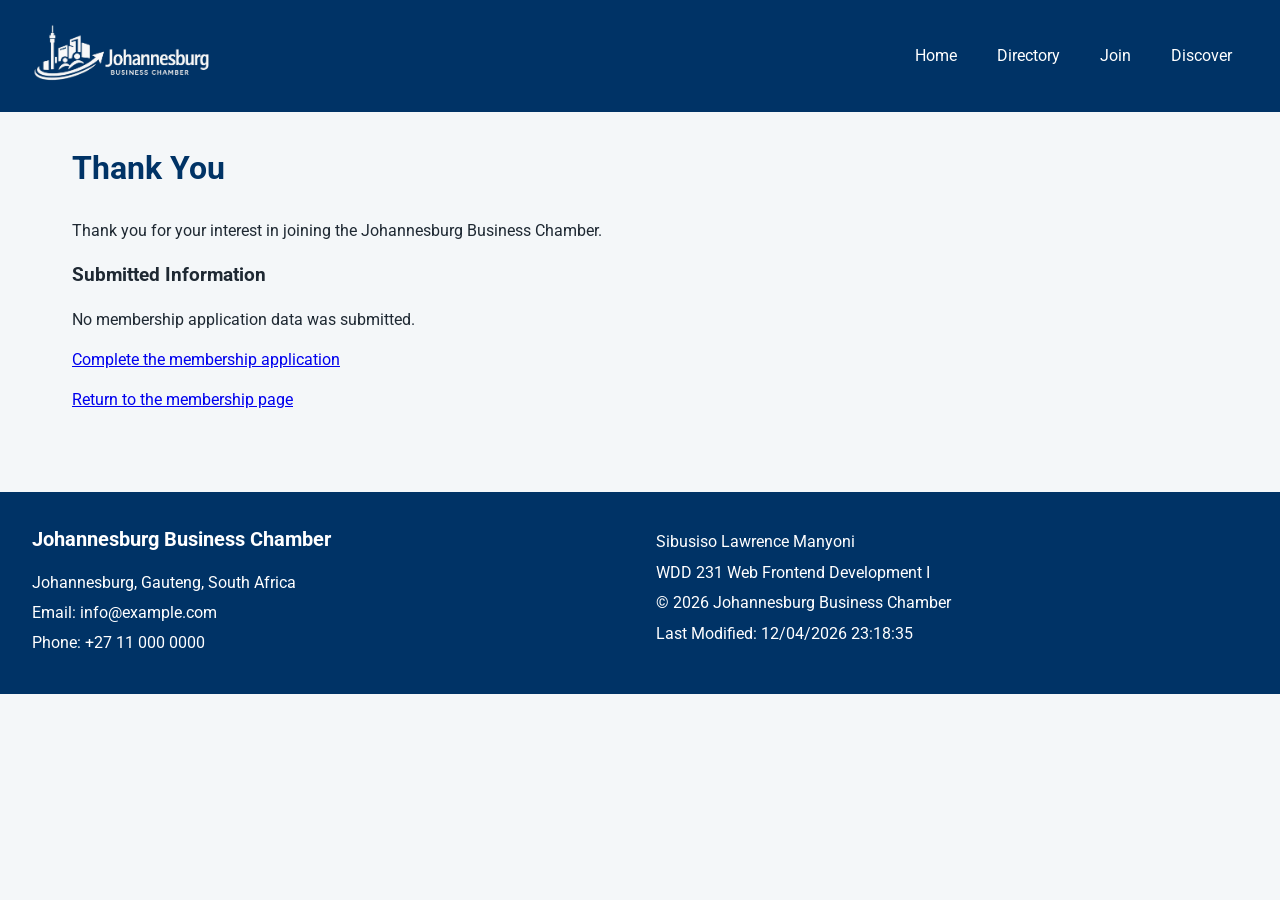
<file: chamber/thankyou.html>
<!DOCTYPE html>
<html lang="en">
<head>
    <meta charset="UTF-8">
    <meta name="viewport" content="width=device-width, initial-scale=1.0">

    <meta
        name="description"
        content="Thank you for your interest in joining the Johannesburg Business Chamber.">

    <meta
        name="author"
        content="Sibusiso Lawrence Manyoni">

    <title>Johannesburg Business Chamber | Thank You</title>

    <link rel="icon" href="images/favicon.png">

    <meta
        property="og:title"
        content="Johannesburg Business Chamber | Thank You">

    <meta
        property="og:type"
        content="website">

    <meta
        property="og:description"
        content="Thank you for your interest in joining the Johannesburg Business Chamber.">

    <meta
        property="og:image"
        content="https://s-man124.github.io/wdd231/chamber/images/og-image.jpg">

    <meta
        property="og:url"
        content="https://s-man124.github.io/wdd231/chamber/thankyou.html">

    <link rel="preconnect" href="https://fonts.googleapis.com">
    <link rel="preconnect" href="https://fonts.gstatic.com" crossorigin>
    <link
    href="https://fonts.googleapis.com/css2?family=Roboto:wght@400;500;700&display=swap"
    rel="stylesheet">

    <link rel="stylesheet" href="styles/small.css">
    <link rel="stylesheet" href="styles/larger.css">

    <script src="scripts/date.js" defer></script>
    <script src="scripts/navigation.js" defer></script>
    <script src="scripts/thankyou.js" defer></script>
</head>

<body>

    <header>
        <div class="site-branding">
            <img
                src="images/logo.webp"
                alt="Johannesburg Business Chamber logo"
                width="220"
                height="80"
            >
        </div>

        <button id="menu-button" aria-label="Open navigation menu">
            ☰
        </button>

        <nav>
            <ul id="navigation">
                <li>
                    <a href="index.html">Home</a>
                </li>

                <li>
                    <a href="directory.html">Directory</a>
                </li>

                <li>
                    <a href="join.html">Join</a>
                </li>

                <li>
                    <a href="discover.html">Discover</a>
                </li>
            </ul>
        </nav>
    </header>

    <main>
        <h2>Thank You</h2>

        <p>
            Thank you for your interest in joining the
            Johannesburg Business Chamber.
        </p>

        <section id="submission-details">
            <h3>Submitted Information</h3>

            <div id="form-results"></div>
        </section>
        <p>
            <a href="join.html">Return to the membership page</a>
        </p>
    </main>

    <footer>
        <div class="contact-information">
            <h2>Johannesburg Business Chamber</h2>
            <p>Johannesburg, Gauteng, South Africa</p>
            <p>Email: info@example.com</p>
            <p>Phone: +27 11 000 0000</p>
        </div>

        <div class="development-information">
            <p>Sibusiso Lawrence Manyoni</p>
            <p>WDD 231 Web Frontend Development I</p>
            <p>
                &copy;
                <span id="current-year"></span>
                Johannesburg Business Chamber
            </p>
            <p>
                Last Modified:
                <span id="last-modified"></span>
            </p>
        </div>
    </footer>

</body>
</html>
</file>
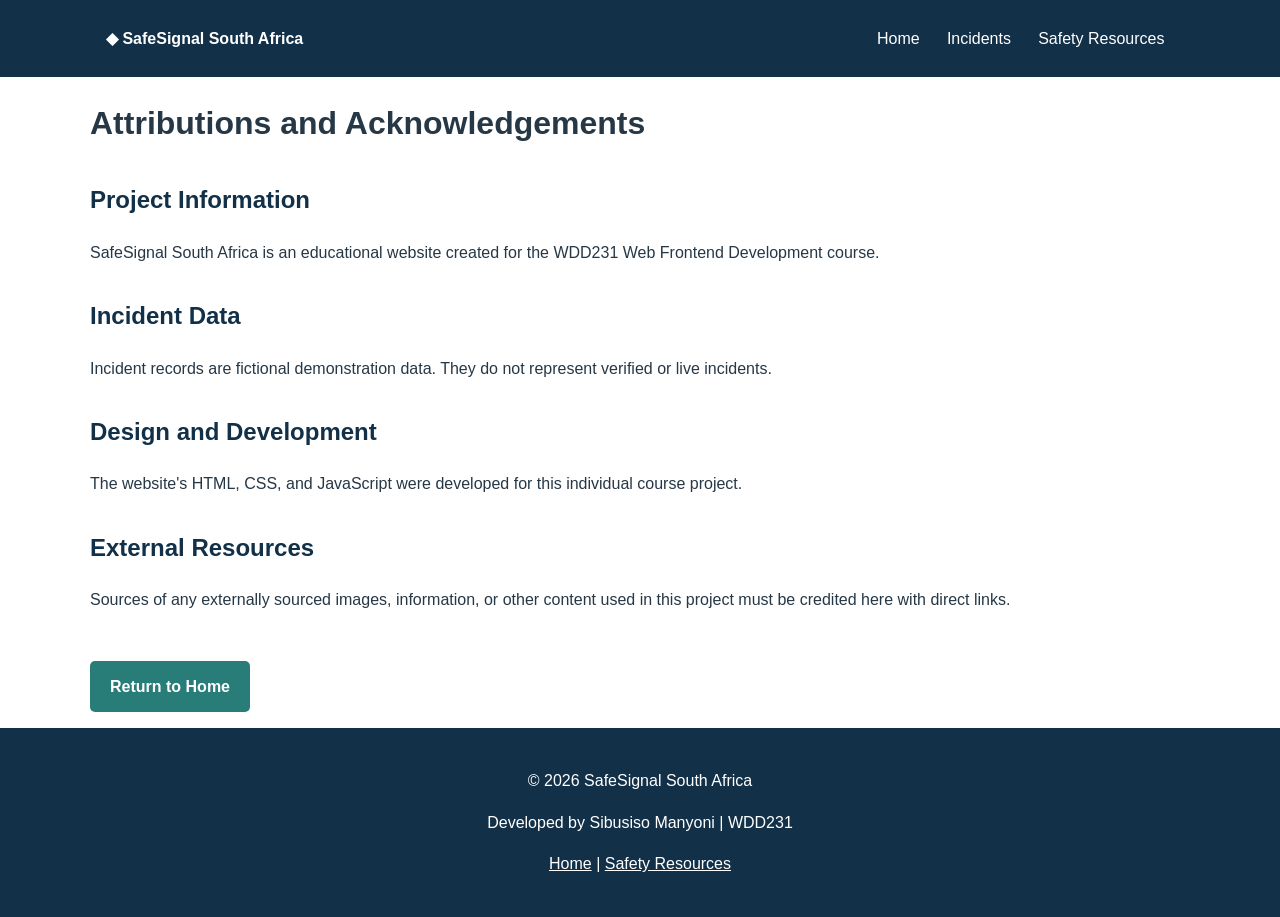
<file: final/attributions.html>
<!DOCTYPE html>
<html lang="en-ZA">
<head>
    <meta charset="UTF-8">
    <meta name="viewport" content="width=device-width, initial-scale=1.0">

    <title>Attributions | SafeSignal South Africa</title>

    <meta name="description"
          content="Sources and acknowledgements for the SafeSignal South Africa educational website.">
    <meta name="author" content="Sibusiso Manyoni">

    <link rel="icon" type="image/svg+xml" href="images/favicon.svg">
    <link rel="stylesheet" href="styles/small.css">
    <link rel="stylesheet"
          href="styles/large.css"
          media="(min-width: 768px)">

    <script type="module" src="scripts/main.js"></script>
</head>

<body>
    <header>
        <div class="header-content">
            <a class="brand" href="index.html">
                <span aria-hidden="true">◆</span>
                SafeSignal South Africa
            </a>

            <button id="menu-button"
                    type="button"
                    aria-label="Open navigation"
                    aria-expanded="false"
                    aria-controls="primary-navigation">
                ☰
            </button>

            <nav id="primary-navigation" aria-label="Main navigation">
                <a href="index.html">Home</a>
                <a href="incidents.html">Incidents</a>
                <a href="resources.html">Safety Resources</a>
            </nav>
        </div>
    </header>

    <main class="container">
        <h1>Attributions and Acknowledgements</h1>

        <section aria-labelledby="project-heading">
            <h2 id="project-heading">Project Information</h2>
            <p>
                SafeSignal South Africa is an educational
                website created for the WDD231 Web Frontend
                Development course.
            </p>
        </section>

        <section aria-labelledby="data-heading">
            <h2 id="data-heading">Incident Data</h2>
            <p>
                Incident records are fictional demonstration
                data. They do not represent verified or live
                incidents.
            </p>
        </section>

        <section aria-labelledby="development-heading">
            <h2 id="development-heading">Design and Development</h2>
            <p>
                The website's HTML, CSS, and JavaScript were
                developed for this individual course project.
            </p>
        </section>

        <section aria-labelledby="resources-heading">
            <h2 id="resources-heading">External Resources</h2>
            <p>
                Sources of any externally sourced images,
                information, or other content used in this
                project must be credited here with direct links.
            </p>
        </section>

        <p>
            <a class="button" href="index.html">
                Return to Home
            </a>
        </p>
    </main>

    <footer>
        <p>
            &copy; <span id="current-year"></span>
            SafeSignal South Africa
        </p>

        <p>Developed by Sibusiso Manyoni | WDD231</p>

        <p>
            <a href="index.html">Home</a>
            <span> | </span>
            <a href="resources.html">Safety Resources</a>
        </p>
    </footer>
</body>
</html>
</file>
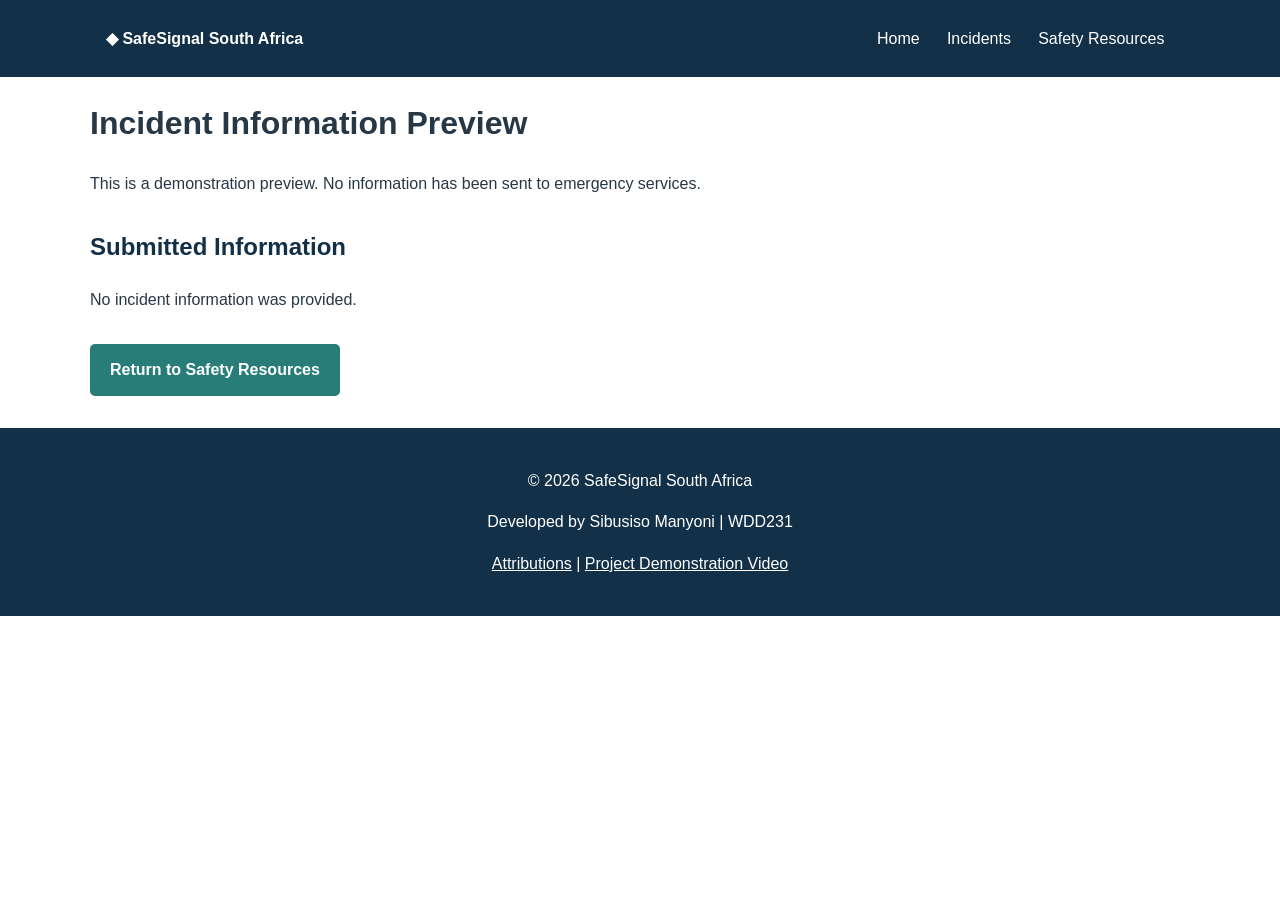
<file: final/form-action.html>
<!DOCTYPE html>
<html lang="en-ZA">
<head>
    <meta charset="UTF-8">
    <meta name="viewport" content="width=device-width, initial-scale=1.0">
    <meta name="description" content="Preview submitted demonstration incident information.">
    <meta name="author" content="Sibusiso Manyoni">
    <meta name="robots" content="noindex">
    <title>Information Preview | SafeSignal South Africa</title>
    <link rel="icon" type="image/svg+xml" href="images/favicon.svg">
    <link rel="stylesheet" href="styles/small.css">
    <link rel="stylesheet" href="styles/large.css" media="(min-width: 768px)">
    <script type="module" src="scripts/main.js"></script>
    <script type="module" src="scripts/form-action.js"></script>
</head>
<body>
    <header>
        <div class="header-content">
            <a class="brand" href="index.html">◆ SafeSignal South Africa</a>
            <button id="menu-button" type="button"
                aria-label="Open navigation"
                aria-expanded="false"
                aria-controls="primary-navigation">☰</button>
            <nav id="primary-navigation" aria-label="Main navigation">
                <a href="index.html">Home</a>
                <a href="incidents.html">Incidents</a>
                <a href="resources.html">Safety Resources</a>
            </nav>
        </div>
    </header>

    <main class="container">
        <h1>Incident Information Preview</h1>
        <p>This is a demonstration preview. No information has been sent to emergency services.</p>

        <section aria-labelledby="preview-heading">
            <h2 id="preview-heading">Submitted Information</h2>
            <dl id="submission-details"></dl>
            <a class="button" href="resources.html">Return to Safety Resources</a>
        </section>
    </main>

    <footer>
        <p>&copy; <span id="current-year"></span> SafeSignal South Africa</p>
        <p>Developed by Sibusiso Manyoni | WDD231</p>
        <p><a href="attributions.html">Attributions</a> |
        <a href="VIDEO_URL">Project Demonstration Video</a></p>
    </footer>
</body>
</html>
</file>
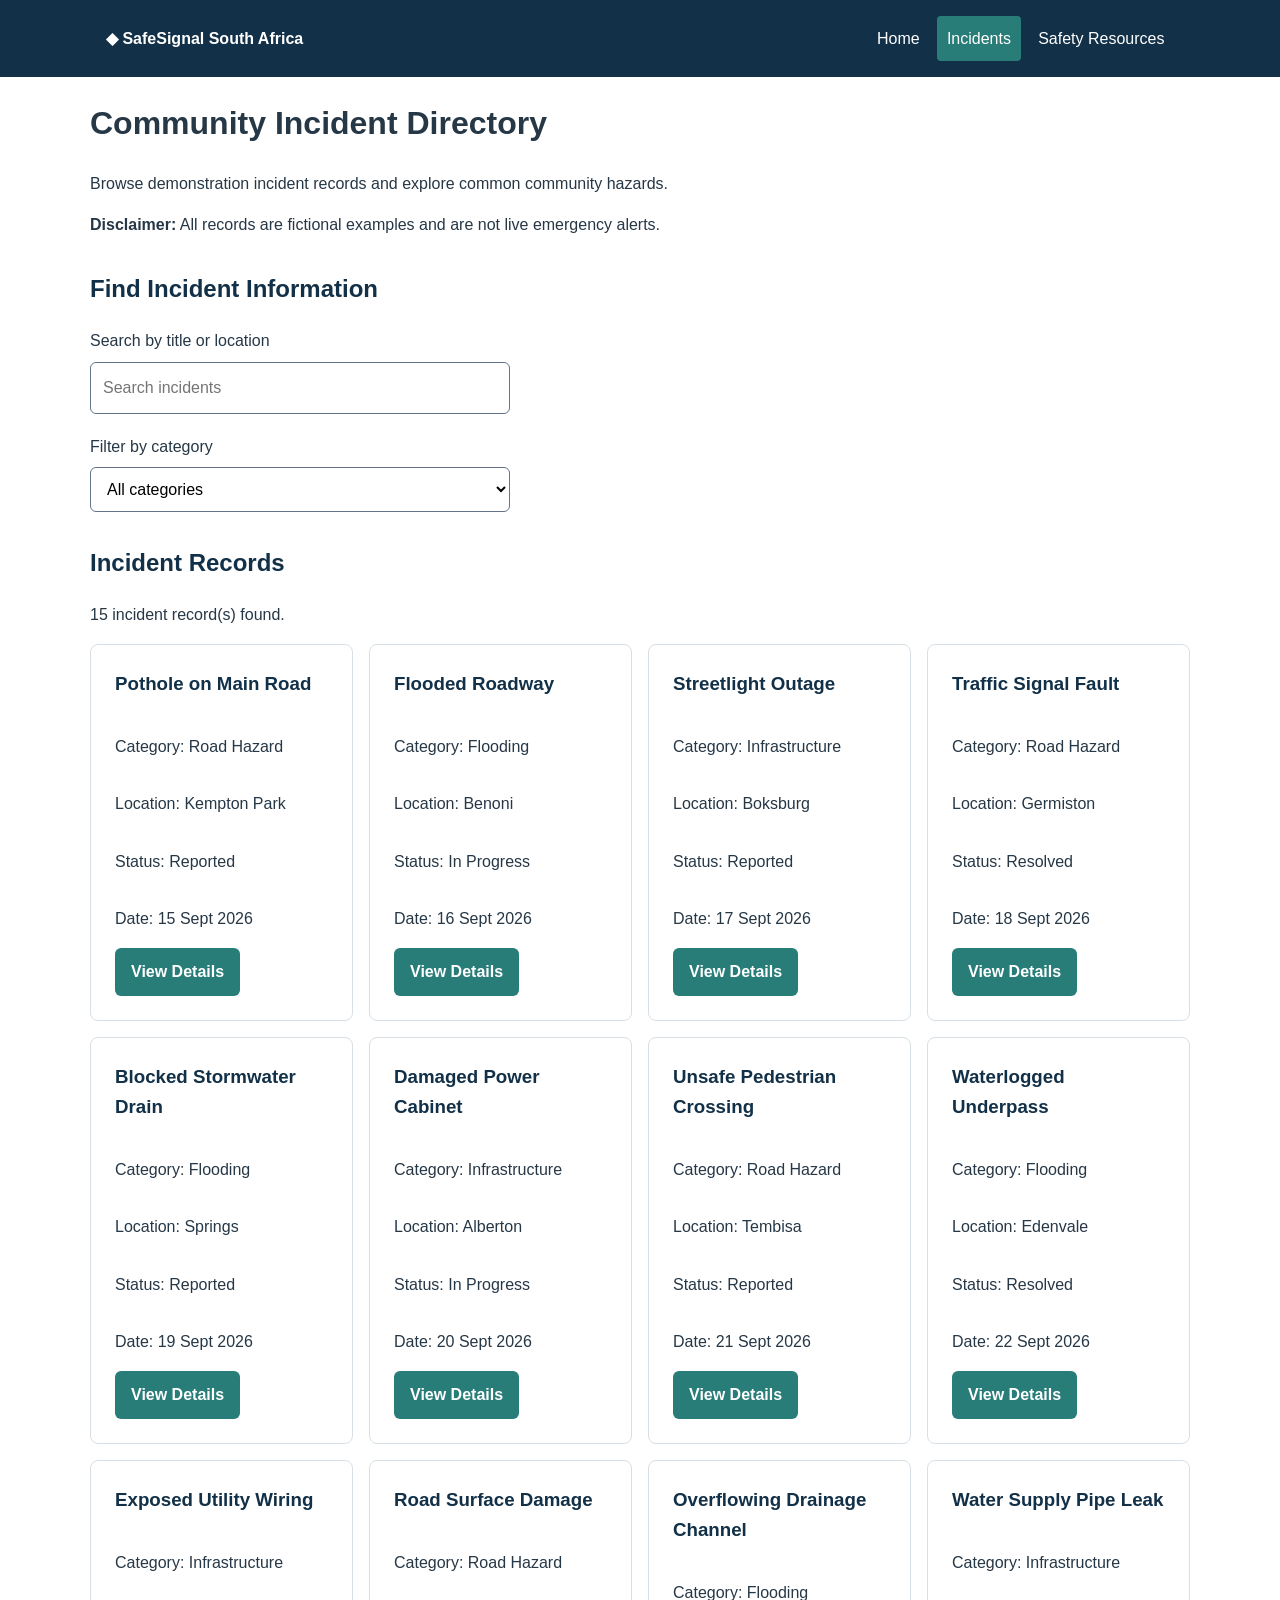
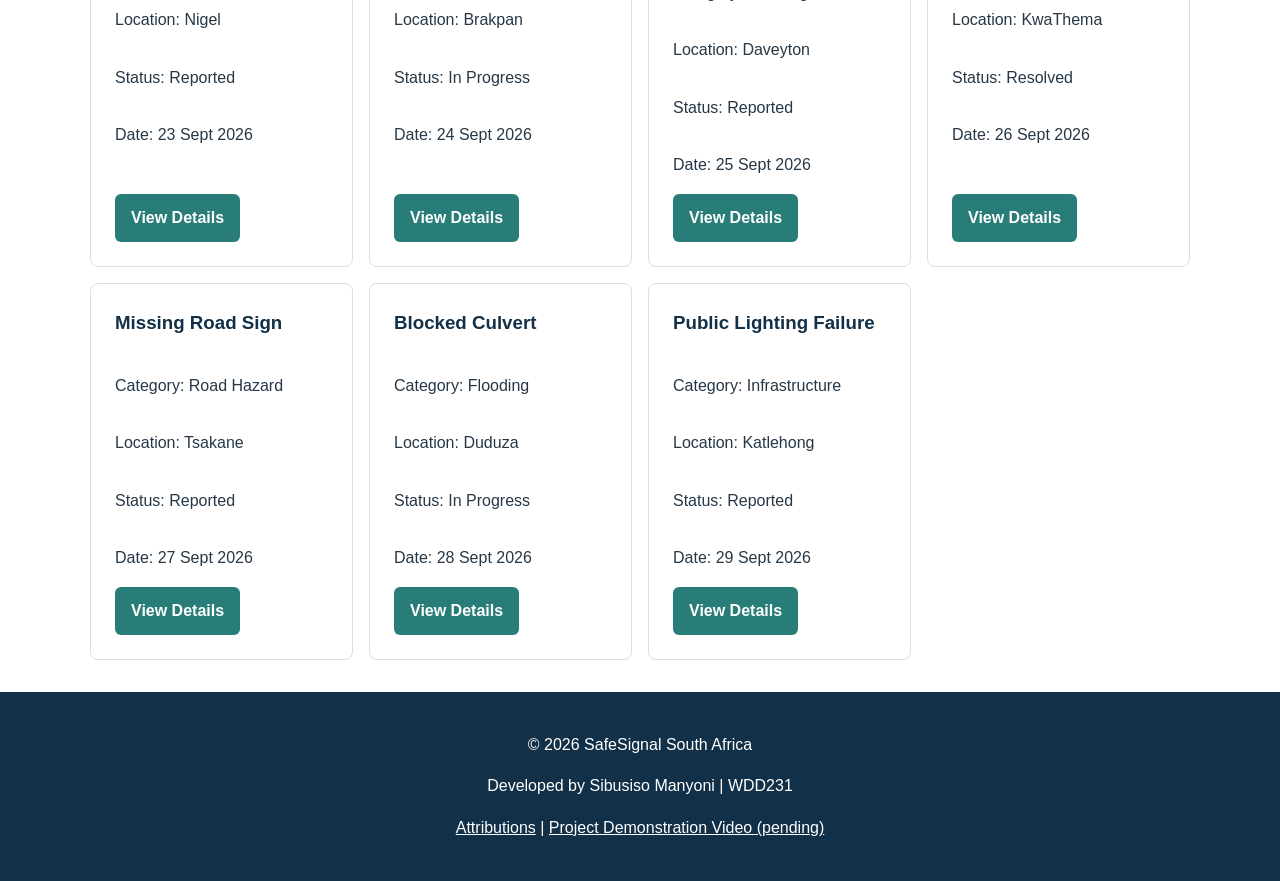
<file: final/incidents.html>
<!DOCTYPE html>
<html lang="en-ZA">
<head>
    <meta charset="UTF-8">
    <meta name="viewport" content="width=device-width, initial-scale=1.0">

    <title>Incident Directory | SafeSignal South Africa</title>

    <meta name="description"
          content="Browse fictional South African community incident records by category, location and status.">

    <meta name="author" content="Sibusiso Manyoni">

    <!-- Open Graph Metadata -->
    <meta property="og:type" content="website">
    <meta property="og:title"
          content="Incident Directory | SafeSignal South Africa">
    <meta property="og:description"
          content="Browse educational incident records and explore common community safety hazards in South Africa.">
    <meta property="og:url"
          content="https://s-man124.github.io/wdd231/final/incidents.html">

    <!-- Favicon -->
    <link rel="icon"
          type="image/svg+xml"
          href="images/favicon.svg">

    <!-- Stylesheets -->
    <link rel="stylesheet" href="styles/small.css">
    <link rel="stylesheet"
          href="styles/large.css"
          media="(min-width: 768px)">

    <!-- JavaScript -->
    <script type="module" src="scripts/main.js"></script>
    <script type="module" src="scripts/incidents.js"></script>
</head>

<body>
    <header>
        <div class="header-content">
            <a class="brand" href="index.html">
                <span aria-hidden="true">◆</span>
                SafeSignal South Africa
            </a>

            <button id="menu-button"
                    type="button"
                    aria-label="Toggle navigation"
                    aria-expanded="false"
                    aria-controls="primary-navigation">
                ☰
            </button>

            <nav id="primary-navigation"
                 aria-label="Main navigation">
                <a href="index.html">Home</a>
                <a href="incidents.html" aria-current="page">Incidents</a>
                <a href="resources.html">Safety Resources</a>
            </nav>
        </div>
    </header>

    <main class="container">
        <h1>Community Incident Directory</h1>

        <p>
            Browse demonstration incident records and
            explore common community hazards.
        </p>

        <p>
            <strong>Disclaimer:</strong>
            All records are fictional examples and are
            not live emergency alerts.
        </p>

        <!-- Search and Filtering -->
        <section aria-labelledby="filter-heading">
            <h2 id="filter-heading">Find Incident Information</h2>

            <label for="incident-search">
                Search by title or location
            </label>

            <input type="search"
                   id="incident-search"
                   placeholder="Search incidents">

            <label for="category-filter">
                Filter by category
            </label>

            <select id="category-filter">
                <option value="all">All categories</option>
                <option value="Road Hazard">Road Hazard</option>
                <option value="Flooding">Flooding</option>
                <option value="Infrastructure">Infrastructure</option>
                <option value="Other">Other</option>
            </select>
        </section>

        <!-- Incident Results -->
        <section aria-labelledby="results-heading">
            <h2 id="results-heading">Incident Records</h2>

            <p id="results-count" aria-live="polite"></p>

            <div id="incident-list" class="card-grid"></div>
        </section>
    </main>

    <!-- Incident Details Dialog -->
    <dialog id="incident-dialog"
            aria-labelledby="dialog-title">
        <h2 id="dialog-title">Incident Details</h2>

        <div id="dialog-content"></div>

        <button type="button"
                id="close-dialog"
                class="button">
            Close
        </button>
    </dialog>

    <footer>
        <p>
            &copy; <span id="current-year"></span>
            SafeSignal South Africa
        </p>

        <p>
            Developed by Sibusiso Manyoni | WDD231
        </p>

        <p>
            <a href="attributions.html">Attributions</a>
            <span> | </span>
            <a href="#" class="video-link">
                Project Demonstration Video (pending)
            </a>
        </p>
    </footer>
</body>
</html>
</file>
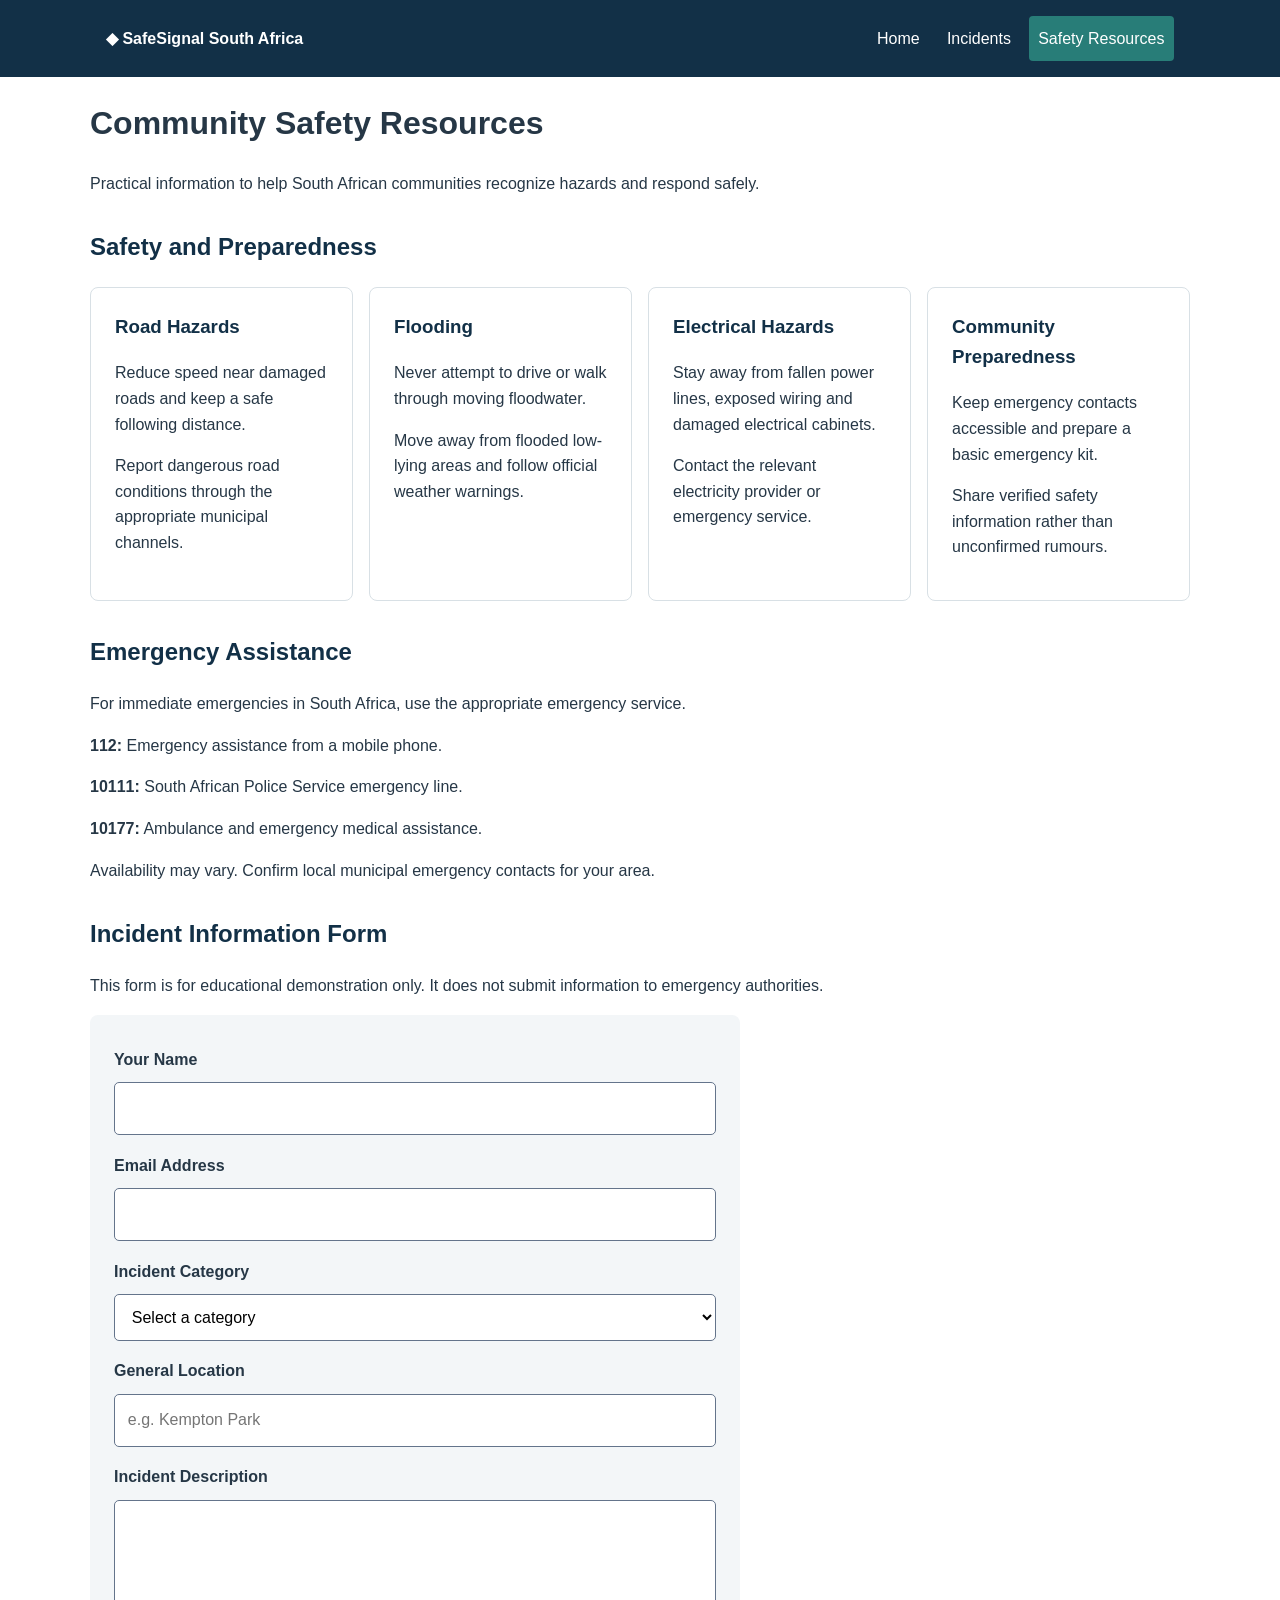
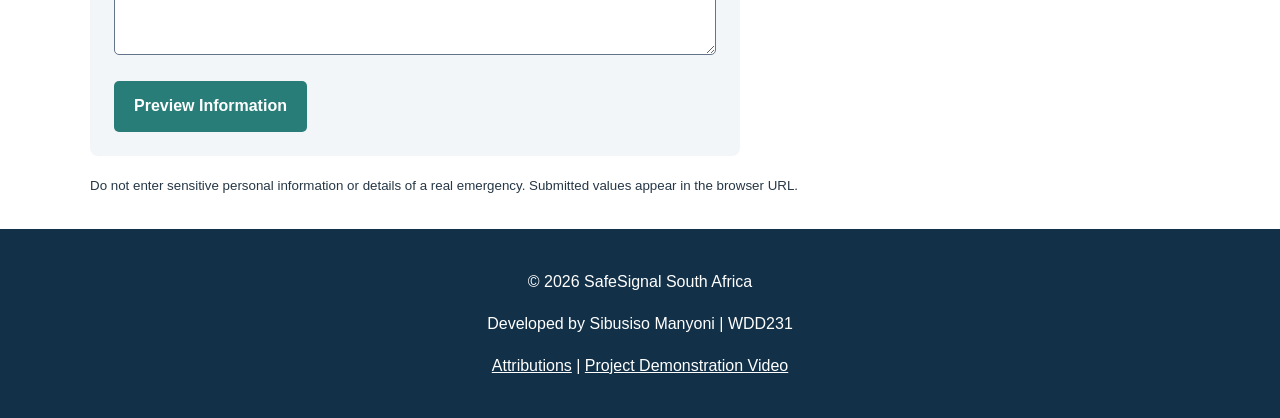
<file: final/resources.html>
<!DOCTYPE html>
<html lang="en-ZA">
<head>
    <meta charset="UTF-8">
    <meta name="viewport" content="width=device-width, initial-scale=1.0">
    <meta name="description" content="Explore road, flood and infrastructure safety guidance and submit a demonstration incident information form.">
    <meta name="author" content="Sibusiso Manyoni">
    <meta property="og:type" content="website">
    <meta property="og:title" content="Safety Resources | SafeSignal South Africa">
    <meta property="og:description" content="Practical community safety guidance for South African residents.">
    <meta property="og:url" content="https://s-man124.github.io/wdd231/final/resources.html">
    <title>Safety Resources | SafeSignal South Africa</title>
    <link rel="icon" type="image/svg+xml" href="images/favicon.svg">
    <link rel="stylesheet" href="styles/small.css">
    <link rel="stylesheet" href="styles/large.css" media="(min-width: 768px)">
    <script type="module" src="scripts/main.js"></script>
</head>
<body>
    <header>
        <div class="header-content">
            <a class="brand" href="index.html">◆ SafeSignal South Africa</a>
            <button id="menu-button" type="button"
                aria-label="Open navigation"
                aria-expanded="false"
                aria-controls="primary-navigation">☰</button>
            <nav id="primary-navigation" aria-label="Main navigation">
                <a href="index.html">Home</a>
                <a href="incidents.html">Incidents</a>
                <a href="resources.html" aria-current="page">Safety Resources</a>
            </nav>
        </div>
    </header>

    <main class="container">
        <h1>Community Safety Resources</h1>
        <p>Practical information to help South African communities recognize hazards and respond safely.</p>

        <section aria-labelledby="guidance-heading">
            <h2 id="guidance-heading">Safety and Preparedness</h2>
            <div class="card-grid">
                <article class="card">
                    <h3>Road Hazards</h3>
                    <p>Reduce speed near damaged roads and keep a safe following distance.</p>
                    <p>Report dangerous road conditions through the appropriate municipal channels.</p>
                </article>

                <article class="card">
                    <h3>Flooding</h3>
                    <p>Never attempt to drive or walk through moving floodwater.</p>
                    <p>Move away from flooded low-lying areas and follow official weather warnings.</p>
                </article>

                <article class="card">
                    <h3>Electrical Hazards</h3>
                    <p>Stay away from fallen power lines, exposed wiring and damaged electrical cabinets.</p>
                    <p>Contact the relevant electricity provider or emergency service.</p>
                </article>

                <article class="card">
                    <h3>Community Preparedness</h3>
                    <p>Keep emergency contacts accessible and prepare a basic emergency kit.</p>
                    <p>Share verified safety information rather than unconfirmed rumours.</p>
                </article>
            </div>
        </section>

        <section aria-labelledby="contacts-heading">
            <h2 id="contacts-heading">Emergency Assistance</h2>
            <p>For immediate emergencies in South Africa, use the appropriate emergency service.</p>
            <p><strong>112:</strong> Emergency assistance from a mobile phone.</p>
            <p><strong>10111:</strong> South African Police Service emergency line.</p>
            <p><strong>10177:</strong> Ambulance and emergency medical assistance.</p>
            <p>Availability may vary. Confirm local municipal emergency contacts for your area.</p>
        </section>

        <section aria-labelledby="form-heading">
            <h2 id="form-heading">Incident Information Form</h2>
            <p>This form is for educational demonstration only. It does not submit information to emergency authorities.</p>

            <form action="form-action.html" method="get" class="incident-form">
                <label for="reporter-name">Your Name</label>
                <input id="reporter-name" name="reporter" type="text"
                    required minlength="2" maxlength="80" autocomplete="name">

                <label for="reporter-email">Email Address</label>
                <input id="reporter-email" name="email" type="email"
                    required autocomplete="email">

                <label for="incident-category">Incident Category</label>
                <select id="incident-category" name="category" required>
                    <option value="" disabled selected>Select a category</option>
                    <option value="Road Hazard">Road Hazard</option>
                    <option value="Flooding">Flooding</option>
                    <option value="Infrastructure">Infrastructure</option>
                    <option value="Other">Other</option>
                </select>

                <label for="incident-location">General Location</label>
                <input id="incident-location" name="location" type="text"
                    required maxlength="100"
                    placeholder="e.g. Kempton Park">

                <label for="incident-description">Incident Description</label>
                <textarea id="incident-description" name="description"
                    required minlength="10" maxlength="500"
                    rows="5"></textarea>

                <button class="button" type="submit">Preview Information</button>
            </form>
            <p><small>Do not enter sensitive personal information or details of a real emergency. Submitted values appear in the browser URL.</small></p>
        </section>
    </main>

    <footer>
        <p>&copy; <span id="current-year"></span> SafeSignal South Africa</p>
        <p>Developed by Sibusiso Manyoni | WDD231</p>
        <p><a href="attributions.html">Attributions</a> |
        <a href="VIDEO_URL" class="video-link">Project Demonstration Video</a></p>
    </footer>
</body>
</html>
</file>
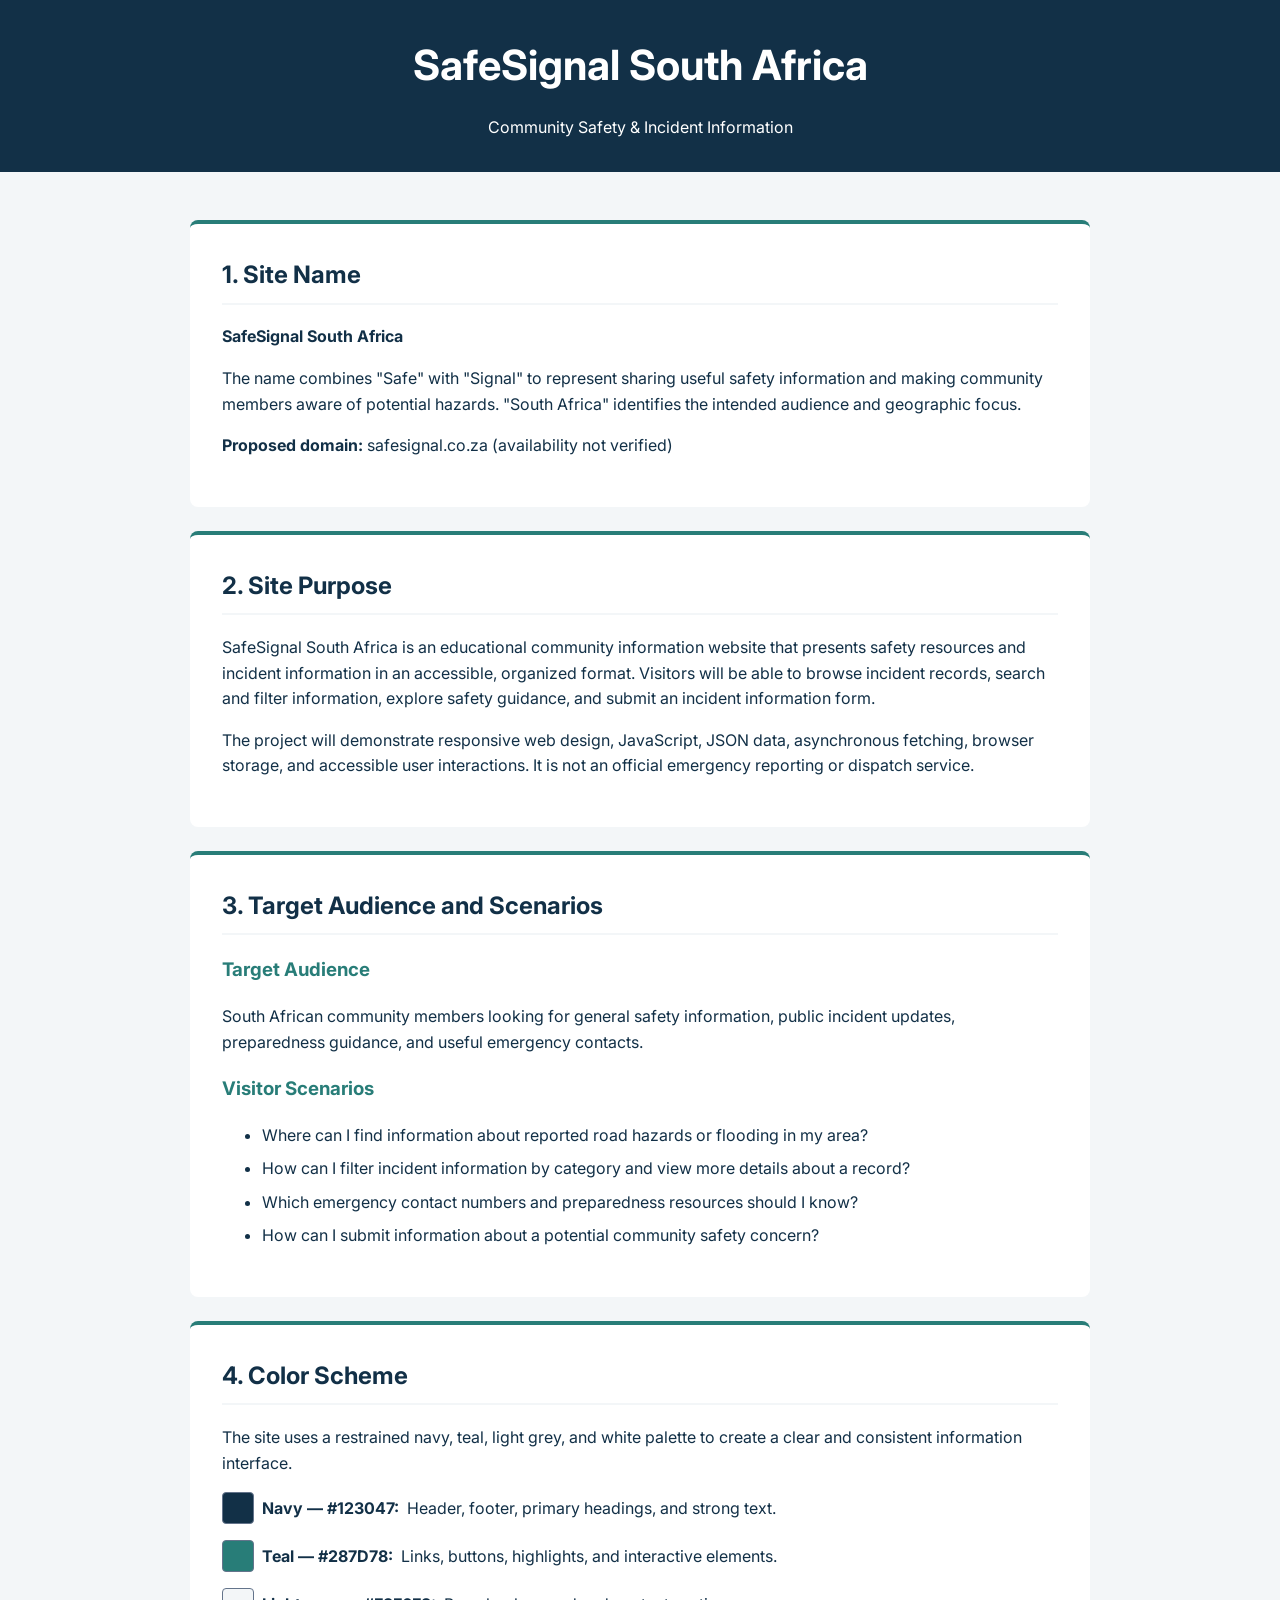
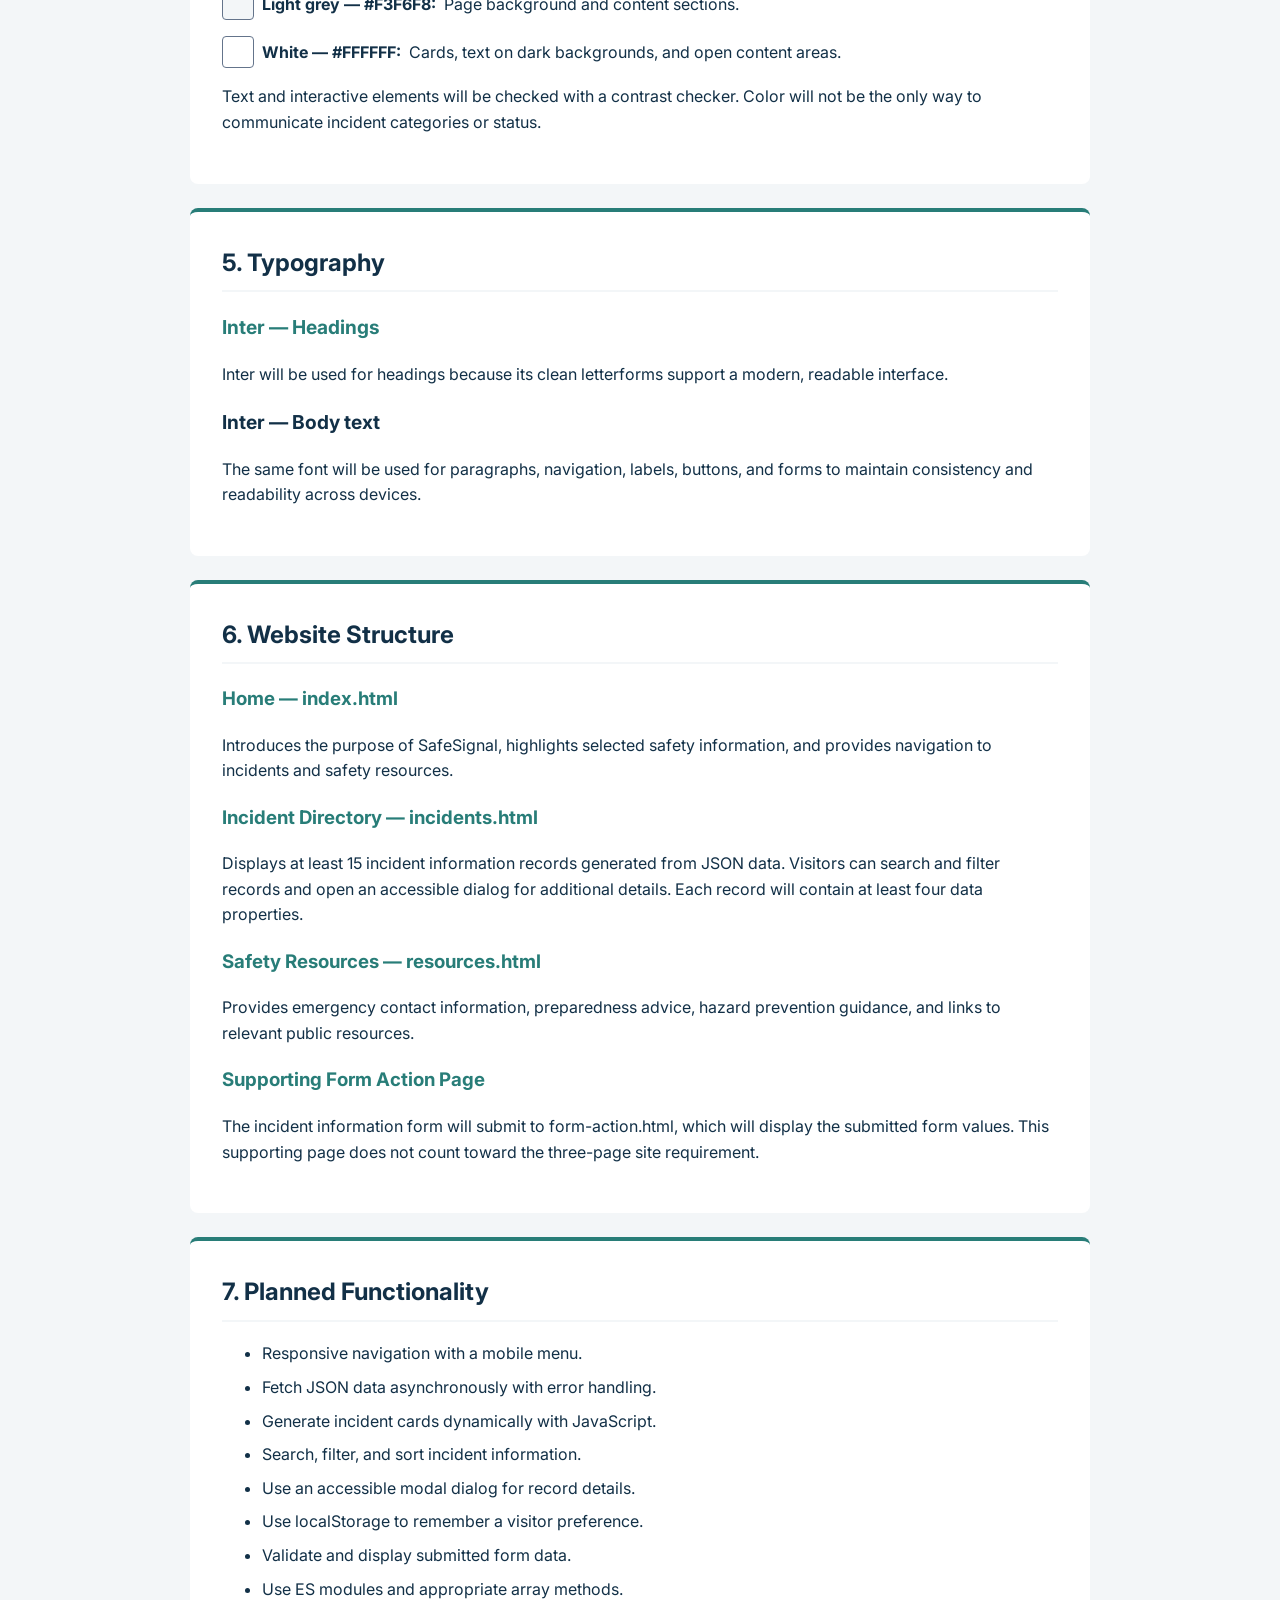
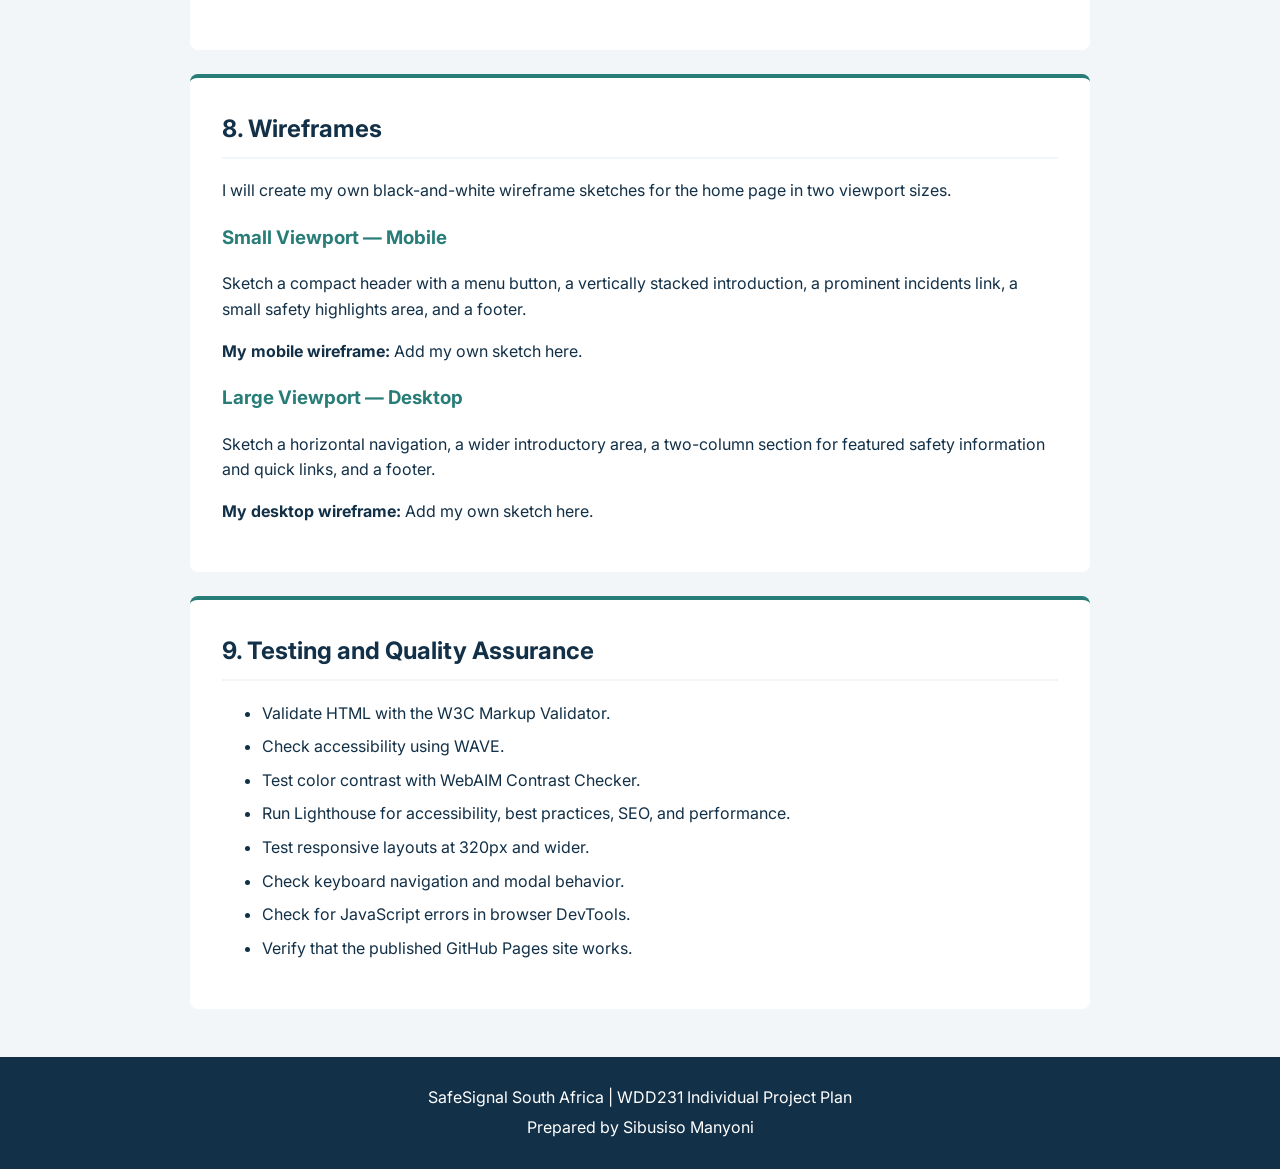
<file: final/site-plan.html>
<!DOCTYPE html>
<html lang="en-ZA">
<head>
    <meta charset="UTF-8">
    <meta name="viewport" content="width=device-width, initial-scale=1.0">
    <meta name="description" content="The website plan for SafeSignal South Africa, a community safety and incident information website.">
    <meta name="author" content="Sibusiso Manyoni">
    <title>SafeSignal South Africa | Website Plan</title>
    <link rel="stylesheet" href="styles/site-plan.css">
    <link rel="preconnect" href="https://fonts.googleapis.com">
    <link rel="preconnect" href="https://fonts.gstatic.com" crossorigin>
    <link href="https://fonts.googleapis.com/css2?family=Inter:wght@400;500;600;700&display=swap" rel="stylesheet">
</head>
<body>
    <header>
        <h1>SafeSignal South Africa</h1>
        <p>Community Safety &amp; Incident Information</p>
    </header>

    <main>
        <section>
            <h2>1. Site Name</h2>
            <p><strong>SafeSignal South Africa</strong></p>
            <p>
                The name combines "Safe" with "Signal" to represent sharing
                useful safety information and making community members aware
                of potential hazards. "South Africa" identifies the intended
                audience and geographic focus.
            </p>
            <p><strong>Proposed domain:</strong> safesignal.co.za
                (availability not verified)</p>
        </section>

        <section>
            <h2>2. Site Purpose</h2>
            <p>
                SafeSignal South Africa is an educational community
                information website that presents safety resources and
                incident information in an accessible, organized format.
                Visitors will be able to browse incident records, search
                and filter information, explore safety guidance, and submit
                an incident information form.
            </p>
            <p>
                The project will demonstrate responsive web design,
                JavaScript, JSON data, asynchronous fetching, browser
                storage, and accessible user interactions. It is not an
                official emergency reporting or dispatch service.
            </p>
        </section>

        <section>
            <h2>3. Target Audience and Scenarios</h2>
            <h3>Target Audience</h3>
            <p>
                South African community members looking for general safety
                information, public incident updates, preparedness guidance,
                and useful emergency contacts.
            </p>

            <h3>Visitor Scenarios</h3>
            <ul>
                <li>
                    Where can I find information about reported road hazards
                    or flooding in my area?
                </li>
                <li>
                    How can I filter incident information by category and
                    view more details about a record?
                </li>
                <li>
                    Which emergency contact numbers and preparedness
                    resources should I know?
                </li>
                <li>
                    How can I submit information about a potential community
                    safety concern?
                </li>
            </ul>
        </section>

        <section>
            <h2>4. Color Scheme</h2>
            <p>
                The site uses a restrained navy, teal, light grey, and white
                palette to create a clear and consistent information
                interface.
            </p>

            <ul class="color-list">
                <li>
                    <span class="swatch navy"></span>
                    <strong>Navy — #123047:</strong>
                    Header, footer, primary headings, and strong text.
                </li>
                <li>
                    <span class="swatch teal"></span>
                    <strong>Teal — #287D78:</strong>
                    Links, buttons, highlights, and interactive elements.
                </li>
                <li>
                    <span class="swatch light"></span>
                    <strong>Light grey — #F3F6F8:</strong>
                    Page background and content sections.
                </li>
                <li>
                    <span class="swatch white"></span>
                    <strong>White — #FFFFFF:</strong>
                    Cards, text on dark backgrounds, and open content areas.
                </li>
            </ul>
            <p>
                Text and interactive elements will be checked with a
                contrast checker. Color will not be the only way to
                communicate incident categories or status.
            </p>
        </section>

        <section>
            <h2>5. Typography</h2>
            <h3 class="font-example">Inter — Headings</h3>
            <p>
                Inter will be used for headings because its clean letterforms
                support a modern, readable interface.
            </p>

            <p class="font-example">
                Inter — Body text
            </p>
            <p>
                The same font will be used for paragraphs, navigation,
                labels, buttons, and forms to maintain consistency and
                readability across devices.
            </p>
        </section>

        <section>
            <h2>6. Website Structure</h2>
            <h3>Home — index.html</h3>
            <p>
                Introduces the purpose of SafeSignal, highlights selected
                safety information, and provides navigation to incidents
                and safety resources.
            </p>

            <h3>Incident Directory — incidents.html</h3>
            <p>
                Displays at least 15 incident information records generated
                from JSON data. Visitors can search and filter records and
                open an accessible dialog for additional details. Each
                record will contain at least four data properties.
            </p>

            <h3>Safety Resources — resources.html</h3>
            <p>
                Provides emergency contact information, preparedness advice,
                hazard prevention guidance, and links to relevant public
                resources.
            </p>

            <h3>Supporting Form Action Page</h3>
            <p>
                The incident information form will submit to
                form-action.html, which will display the submitted form
                values. This supporting page does not count toward the
                three-page site requirement.
            </p>
        </section>

        <section>
            <h2>7. Planned Functionality</h2>
            <ul>
                <li>Responsive navigation with a mobile menu.</li>
                <li>Fetch JSON data asynchronously with error handling.</li>
                <li>Generate incident cards dynamically with JavaScript.</li>
                <li>Search, filter, and sort incident information.</li>
                <li>Use an accessible modal dialog for record details.</li>
                <li>Use localStorage to remember a visitor preference.</li>
                <li>Validate and display submitted form data.</li>
                <li>Use ES modules and appropriate array methods.</li>
            </ul>
        </section>

        <section>
            <h2>8. Wireframes</h2>
            <p>
                I will create my own black-and-white wireframe sketches
                for the home page in two viewport sizes.
            </p>

            <h3>Small Viewport — Mobile</h3>
            <p>
                Sketch a compact header with a menu button, a vertically
                stacked introduction, a prominent incidents link, a small
                safety highlights area, and a footer.
            </p>
            <p><strong>My mobile wireframe:</strong> Add my own sketch here.</p>

            <h3>Large Viewport — Desktop</h3>
            <p>
                Sketch a horizontal navigation, a wider introductory area,
                a two-column section for featured safety information and
                quick links, and a footer.
            </p>
            <p><strong>My desktop wireframe:</strong> Add my own sketch here.</p>
        </section>

        <section>
            <h2>9. Testing and Quality Assurance</h2>
            <ul>
                <li>Validate HTML with the W3C Markup Validator.</li>
                <li>Check accessibility using WAVE.</li>
                <li>Test color contrast with WebAIM Contrast Checker.</li>
                <li>Run Lighthouse for accessibility, best practices,
                    SEO, and performance.</li>
                <li>Test responsive layouts at 320px and wider.</li>
                <li>Check keyboard navigation and modal behavior.</li>
                <li>Check for JavaScript errors in browser DevTools.</li>
                <li>Verify that the published GitHub Pages site works.</li>
            </ul>
        </section>
    </main>

    <footer>
        <p>SafeSignal South Africa | WDD231 Individual Project Plan</p>
        <p>Prepared by Sibusiso Manyoni</p>
    </footer>
</body>
</html>
</file>
<file: styles/small.css>
/* ==============================
   WDD 231 Course Home Page
   Small Screen Styles
   ============================== */

* {
    box-sizing: border-box;
}

body {
    margin: 0;
    font-family: "Roboto", sans-serif;
    line-height: 1.6;
    color: #222;
    background-color: #f5f5f5;
}

img {
    max-width: 100%;
    height: auto;
}

/* ==============================
   Header
   ============================== */

header {
    background-color: #001f3f;
    color: white;
}

.header-content {
    display: flex;
    align-items: center;
    padding: 1rem;
}

.header-content img {
    width: 60px;
    height: 60px;
}

.header-content span {
    flex-grow: 1;
    margin-left: 0.75rem;
    font-size: 1.2rem;
    font-weight: 700;
}

/* ==============================
   Hamburger Button
   ============================== */

#menu-button {
    padding: 0.25rem 0.5rem;
    border: none;
    background: transparent;
    color: white;
    font-size: 2rem;
    cursor: pointer;
}

/* ==============================
   Navigation
   ============================== */

nav {
    display: none;
    flex-direction: column;
    background-color: #001f3f;
}

nav.open {
    display: flex;
}

nav a {
    padding: 1rem;
    border-top: 1px solid #34506b;
    color: white;
    text-align: center;
    text-decoration: none;
    font-weight: 500;
}

nav a:hover,
nav a.active {
    background-color: #d4af37;
    color: #001f3f;
}

/* ==============================
   Main Content
   ============================== */

main {
    width: 100%;
    max-width: 1200px;
    margin: 0 auto;
    padding: 1rem;
}

h1 {
    margin: 0 0 1rem;
    color: #001f3f;
}

section {
    margin-bottom: 1.5rem;
    padding: 1rem;
    background-color: white;
    border-radius: 8px;
    box-shadow: 0 2px 6px rgba(0, 0, 0, 0.1);
}

h2 {
    margin-top: 0;
    padding-bottom: 0.5rem;
    border-bottom: 3px solid #d4af37;
    color: #001f3f;
}

/* ==============================
   Course Buttons
   ============================== */

.course-buttons {
    display: flex;
    flex-direction: column;
    gap: 0.5rem;
    margin-bottom: 1rem;
}

.course-buttons button {
    padding: 0.75rem;
    border: 2px solid #001f3f;
    border-radius: 5px;
    background-color: white;
    color: #001f3f;
    font-weight: 700;
    cursor: pointer;
}

.course-buttons button:hover {
    background-color: #d4af37;
}

/* ==============================
   Course Cards
   ============================== */

.credits {
    font-weight: 700;
}

.course-list {
    display: grid;
    grid-template-columns: 1fr;
    gap: 1rem;
}

.course-card {
    padding: 1rem;
    border: 2px solid #001f3f;
    border-radius: 6px;
    background-color: #f8f8f8;
    text-align: center;
}

.course-card.completed {
    border-color: #247a35;
    background-color: #e7f5e9;
}

.course-card h3 {
    margin-top: 0;
    color: #001f3f;
}

.course-card.completed h3 {
    color: #247a35;
}

/* ==============================
   Footer
   ============================== */

footer {
    padding: 1.5rem;
    background-color: #001f3f;
    color: white;
    text-align: center;
}

.social-links {
    display: flex;
    justify-content: center;
    gap: 1rem;
    margin-bottom: 1rem;
}

.social-links a {
    color: white;
    font-weight: 700;
    text-decoration: none;
}

.social-links a:hover {
    color: #d4af37;
}

.student-photo {
    display: block;
    width: 100%;
    max-width: 300px;
    height: auto;
    margin: 0 auto;
    border-radius: 8px;
}

footer p {
    margin: 0.5rem 0;
}
</file>
<file: styles/larger.css>
/* ==============================
   WDD 231 Course Home Page
   Larger Screen Styles
   ============================== */

@media screen and (min-width: 32.5rem) {

    /* ==============================
       Header
       ============================== */

    .header-content {
        max-width: 1200px;
        margin: 0 auto;
    }

    #menu-button {
        display: none;
    }

    /* ==============================
       Navigation
       ============================== */

    nav {
        display: flex;
        flex-direction: row;
        justify-content: center;
        max-width: 1200px;
        margin: 0 auto;
    }

    nav a {
        padding: 1rem 2rem;
        border-top: none;
    }

    /* ==============================
       Main Content
       ============================== */

    main {
        padding: 2rem;
    }

    /* ==============================
       About Section
       ============================== */

    .about-content {
        display: grid;
        grid-template-columns: 2fr 1fr;
        gap: 2rem;
    }

    /* ==============================
       Course Buttons
       ============================== */

    .course-buttons {
        flex-direction: row;
        justify-content: center;
    }

    .course-buttons button {
        flex: 1;
        max-width: 200px;
    }

    /* ==============================
       Course Cards
       ============================== */

    .course-list {
        grid-template-columns: repeat(2, 1fr);
    }

    /* ==============================
       Goals Section
       ============================== */

    .goals {
        min-height: 150px;
    }
}

/* ==============================
   Wide Screens
   ============================== */

@media screen and (min-width: 50rem) {

    .course-list {
        grid-template-columns: repeat(3, 1fr);
    }

    section {
        padding: 1.5rem;
    }
}

.student-photo {
    justify-self: center;
}
</file>
<file: chamber/styles/small.css>
:root {
    --primary-color: #003366;
    --secondary-color: #007749;
    --accent-color: #f4b41a;
    --light-color: #f4f7f9;
    --white-color: #ffffff;
    --dark-color: #1f2933;
    --border-color: #d9e2ec;
}

* {
    box-sizing: border-box;
}

body {
    margin: 0;
    font-family: "Roboto", sans-serif;
    color: var(--dark-color);
    background-color: var(--light-color);
    line-height: 1.5;
}

img {
    max-width: 100%;
    height: auto;
    display: block;
}

header {
    background-color: var(--primary-color);
    color: var(--white-color);
    padding: 1rem;
}

.site-branding {
    display: flex;
    align-items: center;
    justify-content: center;
    gap: 1rem;
    text-align: left;
}

.site-branding img {
    width: 180px;
    height: 80px;
    object-fit: contain;
    flex-shrink: 0;
}

.site-branding h1 {
    margin: 0;
    font-size: 1.5rem;
}

.site-branding p {
    margin: 0.25rem 0 0;
}

#menu-button {
    display: block;
    margin: 1rem auto 0;
    padding: 0.5rem 0.75rem;
    border: 1px solid var(--white-color);
    border-radius: 0.25rem;
    background-color: transparent;
    color: var(--white-color);
    font-size: 1.5rem;
    cursor: pointer;
}

button,
input,
textarea,
select {
    font: inherit;
}

nav {
    display: none;
}

nav.open {
    display: block;
}

nav ul {
    list-style: none;
    margin: 1rem 0 0;
    padding: 0;
}

nav li {
    margin: 0.25rem 0;
}

nav a {
    display: block;
    padding: 0.75rem;
    color: var(--white-color);
    text-decoration: none;
    text-align: center;
    border-radius: 0.25rem;
}

nav a:hover,
nav a:focus-visible,
nav a.active {
    background-color: var(--secondary-color);
}

a:focus-visible,
button:focus-visible,
input:focus-visible,
select:focus-visible,
textarea:focus-visible {
    outline: 3px solid var(--accent-color);
    outline-offset: 2px;
}

/* =========================
   Chamber Home Page
   ========================= */

.home-section {
    margin: 2rem 0;
}

.home-section > h2 {
    color: var(--primary-color);
    margin-bottom: 1rem;
}

/* Hero */

.hero {
    position: relative;
    overflow: hidden;
    border-radius: 0.5rem;
    margin-bottom: 2rem;
}

.hero > img {
    width: 100%;
    min-height: 350px;
    object-fit: cover;
}

.hero-content {
    position: absolute;
    inset: auto 1rem 1rem 1rem;
    padding: 1.25rem;
    background-color: rgb(0 0 0 / 70%);
    color: var(--white-color);
    border-radius: 0.5rem;
}

.hero-content h2 {
    margin-top: 0;
    margin-bottom: 0.5rem;
    font-size: 1.7rem;
}

.hero-content p {
    margin-top: 0;
}

.hero-cta {
    display: inline-block;
    padding: 0.75rem 1.25rem;
    background-color: var(--accent-color);
    color: var(--dark-color);
    text-decoration: none;
    font-weight: 700;
    border-radius: 0.25rem;
}

.hero-cta:hover,
.hero-cta:focus-visible {
    background-color: var(--white-color);
}

/* Events */

.event-grid {
    display: grid;
    gap: 1rem;
}

.event-card {
    padding: 1.25rem;
    background-color: var(--white-color);
    border: 1px solid var(--border-color);
    border-radius: 0.5rem;
    box-shadow: 0 2px 6px rgb(0 0 0 / 10%);
}

.event-card h3 {
    margin-top: 0;
    color: var(--primary-color);
}

.event-date {
    font-weight: 700;
    color: var(--secondary-color);
}

/* Weather */

.weather-section {
    padding: 1.25rem;
    background-color: var(--white-color);
    border: 1px solid var(--border-color);
    border-radius: 0.5rem;
}

.current-weather {
    margin-bottom: 1.5rem;
}

.weather-current-card {
    display: flex;
    align-items: center;
    gap: 1rem;
}

.current-temperature {
    margin: 0;
    font-size: 2rem;
    font-weight: 700;
    color: var(--primary-color);
}

.weather-forecast {
    display: grid;
    gap: 1rem;
}

.forecast-card {
    padding: 1rem;
    text-align: center;
    border: 1px solid var(--border-color);
    border-radius: 0.5rem;
    background-color: var(--light-color);
}

.forecast-card h4 {
    margin-top: 0;
    color: var(--primary-color);
}

.forecast-temperature {
    font-size: 1.5rem;
    font-weight: 700;
}

/* Spotlights */

.spotlight-grid {
    display: grid;
    gap: 1rem;
}

.spotlight-card {
    padding: 1.25rem;
    background-color: var(--white-color);
    border: 1px solid var(--border-color);
    border-radius: 0.5rem;
    box-shadow: 0 2px 6px rgb(0 0 0 / 10%);
}

.spotlight-card img {
    width: 100%;
    height: 150px;
    object-fit: contain;
    margin-bottom: 1rem;
}

.spotlight-card h3 {
    margin-top: 0;
    color: var(--primary-color);
}

.spotlight-card a {
    color: var(--secondary-color);
    font-weight: 700;
}

main {
    max-width: 1200px;
    margin: 0 auto;
    padding: 1.5rem 1rem;
}

main > h1, main > h2 {
    margin-top: 0;
    color: var(--primary-color);
    font-size: 2rem;
}

.directory-controls {
    display: flex;
    justify-content: center;
    gap: 0.75rem;
    margin: 1.5rem 0;
}

.directory-controls button {
    padding: 0.6rem 1.25rem;
    border: 2px solid var(--primary-color);
    border-radius: 0.25rem;
    background-color: var(--white-color);
    color: var(--primary-color);
    font-weight: 700;
    cursor: pointer;
}

.member-grid {
    display: grid;
    grid-template-columns: 1fr;
    gap: 1rem;
}

.directory-controls button:hover,
.directory-controls button:focus {
    background-color: var(--primary-color);
    color: var(--white-color);
}


/* Membership Join Page */

.join-layout {
    display: grid;
    grid-template-columns: minmax(0, 1fr);
    gap: 2rem;
    align-items: start;
}

.join-form {
    display: grid;
    grid-template-columns: minmax(0, 1fr);
    gap: 1rem;
    width: 100%;
    min-width: 0;
}

.join-form label {
    display: flex;
    flex-direction: column;
    gap: 0.35rem;
    min-width: 0;
    font-weight: 600;
}

.join-form input,
.join-form select,
.join-form textarea {
    width: 100%;
    max-width: 100%;
    min-width: 0;
    padding: 0.7rem;
    border: 1px solid var(--border-color);
    border-radius: 0.25rem;
    background-color: var(--white-color);
}

.join-form textarea {
    min-height: 120px;
    resize: vertical;
}

.join-form button {
    width: 100%;
    padding: 0.8rem 1rem;
    border: none;
    border-radius: 0.25rem;
    background-color: var(--primary-color);
    color: var(--white-color);
    font-weight: 700;
    cursor: pointer;
}

.join-form button:hover {
    background-color: var(--secondary-color);
}

.membership-levels {
    min-width: 0;
}

.membership-cards {
    display: grid;
    grid-template-columns: minmax(0, 1fr);
    gap: 1rem;
}

.membership-card {
    min-width: 0;
    overflow-wrap: anywhere;
    padding: 1.25rem;
    background-color: var(--white-color);
    border: 1px solid var(--border-color);
    border-radius: 0.5rem;
    box-shadow: 0 2px 6px rgb(0 0 0 / 10%);
    opacity: 0;
    animation: membership-appear 0.6s ease-out forwards;
}

.membership-card:nth-child(2) {
    animation-delay: 0.15s;
}

.membership-card:nth-child(3) {
    animation-delay: 0.3s;
}

.membership-card:nth-child(4) {
    animation-delay: 0.45s;
}

@keyframes membership-appear {
    from {
        opacity: 0;
        transform: translateY(16px);
    }

    to {
        opacity: 1;
        transform: translateY(0);
    }
}

@media (prefers-reduced-motion: reduce) {
    .membership-card {
        opacity: 1;
        animation: none;
    }
}

/* =========================
   Chamber Discover Page
   ========================= */

.discover-intro {
    margin-bottom: 1.5rem;
}

.visit-message {
    margin-bottom: 2rem;
    padding: 1rem;
    background-color: var(--white-color);
    border-left: 5px solid var(--accent-color);
    border-radius: 0.25rem;
    box-shadow: 0 2px 6px rgb(0 0 0 / 10%);
    font-weight: 700;
}

.discover-grid {
    display: grid;
    grid-template-areas:
        "card1"
        "card2"
        "card3"
        "card4"
        "card5"
        "card6"
        "card7"
        "card8";
    gap: 1.5rem;
}

.card-1 {
    grid-area: card1;
}

.card-2 {
    grid-area: card2;
}

.card-3 {
    grid-area: card3;
}

.card-4 {
    grid-area: card4;
}

.card-5 {
    grid-area: card5;
}

.card-6 {
    grid-area: card6;
}

.card-7 {
    grid-area: card7;
}

.card-8 {
    grid-area: card8;
}

.discover-card {
    display: flex;
    flex-direction: column;
    padding: 1rem;
    background-color: var(--white-color);
    border: 1px solid var(--border-color);
    border-radius: 0.5rem;
    box-shadow: 0 2px 6px rgb(0 0 0 / 10%);
}

.discover-card h2 {
    margin: 0 0 0.75rem;
    color: var(--primary-color);
    font-size: 1.4rem;
}

.discover-card figure {
    margin: 0 0 0.75rem;
    overflow: hidden;
    border-radius: 0.25rem;
}

.discover-card img {
    display: block;
    width: 100%;
    height: 200px;
    object-fit: cover;
}

.discover-card address {
    margin-bottom: 0.75rem;
    font-style: normal;
    font-weight: 700;
}

.discover-card p {
    margin: 0 0 1rem;
}

.discover-card button {
    margin-top: auto;
    padding: 0.75rem 1rem;
    border: none;
    border-radius: 0.25rem;
    background-color: var(--primary-color);
    color: var(--white-color);
    font-weight: 700;
    cursor: pointer;
}

.discover-card button:hover,
.discover-card button:focus-visible {
    background-color: var(--secondary-color);
}

footer {
    margin-top: 2rem;
    padding: 2rem 1rem;
    background-color: var(--primary-color);
    color: var(--white-color);
    text-align: center;
}

footer h2 {
    margin-top: 0;
    font-size: 1.25rem;
}

footer p {
    margin: 0.4rem 0;
}
</file>
<file: chamber/styles/larger.css>
@media screen and (min-width: 700px) {
    /* Header */

    header {
        display: grid;
        grid-template-columns: 1fr auto;
        align-items: center;
        gap: 2rem;
        padding: 1rem 2rem;
    }

    .site-branding {
        justify-content: flex-start;
    }

    #menu-button {
        display: none;
    }

    /* Navigation */

    nav {
        display: block;
    }

    nav ul {
        display: flex;
        gap: 0.5rem;
        margin: 0;
    }

    nav li {
        margin: 0;
    }

    nav a {
        padding: 0.75rem 1rem;
    }

    /* Chamber Home Page */

    .hero-content {
        right: auto;
        bottom: 2rem;
        left: 2rem;
        max-width: 600px;
        padding: 1.5rem;
    }

    .hero-content h2 {
        font-size: 2.2rem;
    }

    .event-grid {
        grid-template-columns: repeat(2, 1fr);
    }

    .weather-forecast {
        grid-template-columns: repeat(3, 1fr);
    }

    .spotlight-grid {
        grid-template-columns: repeat(3, 1fr);
    }

    /* Main Content */

    main {
        padding: 2rem;
    }

    /* Directory */

    .member-grid {
        grid-template-columns: repeat(3, 1fr);
    }

    .member-list .member-card {
        grid-template-columns: 1.5fr 1fr 1fr 1fr;
        align-items: center;
    }

    .member-list .member-card h3,
    .member-list .member-card p {
        margin: 0;
    }

    /* Membership Join Page */

    .membership-cards {
        grid-template-columns: repeat(2, 1fr);
    }

    .join-form {
        grid-template-columns: repeat(2, minmax(0, 1fr));
    }

    .join-form label:nth-of-type(3),
    .join-form label:nth-of-type(5),
    .join-form label:nth-of-type(7),
    .join-form label:nth-of-type(8),
    .join-form button {
        grid-column: 1 / -1;
    }

    /* Discover Page - Medium */

    .discover-grid {
        grid-template-areas:
            "card1 card2"
            "card3 card4"
            "card5 card6"
            "card7 card8";
        grid-template-columns: repeat(2, minmax(0, 1fr));
        align-items: stretch;
    }

    .discover-card img {
        transition: filter 0.3s ease;
    }

    .discover-card img:hover {
        filter: brightness(0.85);
    }

    /* Footer */

    footer {
        display: grid;
        grid-template-columns: 1fr 1fr;
        gap: 2rem;
        padding: 2rem;
        text-align: left;
    }
}

/* Desktop Membership Layout */

@media screen and (min-width: 900px) {
    .join-layout {
        grid-template-columns: minmax(0, 1.5fr) minmax(280px, 1fr);
        gap: 2rem;
    }

    .join-layout .membership-cards {
        grid-template-columns: minmax(0, 1fr);
    }
}

@media screen and (min-width: 1025px) {

    .discover-grid {
        grid-template-areas:
            "card1 card2 card3 card4"
            "card5 card6 card7 card8";
        grid-template-columns: repeat(4, minmax(0, 1fr));
        gap: 1.5rem;
        align-items: stretch;
    }

    .discover-card h2 {
        height: 3.5rem;
        margin: 0 0 0.75rem;
        display: block;
        line-height: 1.35;
    }
}
</file>
<file: final/styles/small.css>
:root {
    --navy: #123047;
    --teal: #287D78;
    --light: #F3F6F8;
    --white: #FFFFFF;
    --text: #263746;
}

* {
    box-sizing: border-box;
}

body {
    margin: 0;
    font-family: Arial, Helvetica, sans-serif;
    line-height: 1.6;
    color: var(--text);
    background: var(--white);
}

a {
    color: var(--teal);
}

a:focus-visible,
button:focus-visible {
    outline: 3px solid var(--teal);
    outline-offset: 3px;
}

header {
    background: var(--navy);
    color: var(--white);
}

.header-content {
    max-width: 1100px;
    margin: auto;
    padding: 1rem;
    display: flex;
    flex-wrap: wrap;
    align-items: center;
    justify-content: space-between;
    gap: 1rem;
}

.brand {
    color: var(--white);
    text-decoration: none;
    font-weight: bold;
    max-width: calc(100% - 4rem);
}

#menu-button {
    padding: 0.5rem 0.75rem;
    font-size: 1.5rem;
    background: transparent;
    border: 1px solid var(--white);
    border-radius: 4px;
    color: var(--white);
    cursor: pointer;
}

#primary-navigation {
    display: none;
    flex-direction: column;
    width: 100%;
    gap: 0.5rem;
}

#primary-navigation.open {
    display: flex;
}

#primary-navigation a {
    color: var(--white);
    padding: 0.6rem;
    text-decoration: none;
    border-radius: 4px;
}

#primary-navigation a:hover,
#primary-navigation a[aria-current="page"] {
    background: var(--teal);
}

.container {
    width: min(100% - 2rem, 1100px);
    margin-inline: auto;
}

.hero {
    background: var(--light);
    padding: 3.5rem 0;
}

.hero h1 {
    color: var(--navy);
    font-size: clamp(1.8rem, 6vw, 3rem);
    line-height: 1.2;
}

.hero p {
    max-width: 650px;
}

.button {
    display: inline-block;
    margin-top: 1rem;
    padding: 0.8rem 1.25rem;
    background: var(--teal);
    color: var(--white);
    border-radius: 5px;
    text-decoration: none;
    font-weight: bold;
}

.button:hover {
    background: var(--navy);
}

.categories,
.information {
    padding-block: 2rem;
}

h2,
h3 {
    color: var(--navy);
}

.card-grid {
    display: grid;
    grid-template-columns: 1fr;
    gap: 1rem;
}

.card {
    padding: 1.5rem;
    border: 1px solid #D8E0E5;
    border-radius: 8px;
    background: var(--white);
}

.card h3 {
    margin-top: 0;
}

footer {
    padding: 1.5rem 1rem;
    text-align: center;
    color: var(--white);
    background: var(--navy);
}

footer a {
    color: var(--white);
}

@media (min-width: 500px) {
    .card-grid {
        grid-template-columns: repeat(2, 1fr);
    }
}


/* Incident directory refinements */

#incident-search,
#category-filter {
    display: block;
    width: 100%;
    max-width: 420px;
    min-height: 44px;
    padding: 0.75rem;
    margin: 0.5rem 0 1.25rem;
    font: inherit;
    border: 1px solid #64748b;
    border-radius: 6px;
    background-color: #fff;
}

#incident-list .card {
    display: flex;
    flex-direction: column;
}

#incident-list .card button {
    align-self: flex-start;
    margin-top: auto;
    padding: 0.7rem 1rem;
    min-height: 44px;
    background-color: var(--teal);
    color: var(--white);
    border: none;
    border-radius: 6px;
    font: inherit;
    font-weight: 600;
    cursor: pointer;
}

#incident-list .card button:hover {
    background-color: var(--navy);
}

#incident-list .card button:focus-visible {
    outline: 3px solid var(--navy);
    outline-offset: 3px;
}

#incident-list {
    margin-bottom: 2rem;
}


/* Safety resources and incident form */

main.container section {
    margin-block: 2rem;
}

.incident-form {
    display: grid;
    gap: 0.6rem;
    max-width: 650px;
    padding: 1.5rem;
    background: var(--light);
    border-radius: 8px;
}

.incident-form label {
    font-weight: 700;
    margin-top: 0.5rem;
}

.incident-form input,
.incident-form select,
.incident-form textarea {
    width: 100%;
    max-width: 100%;
    min-width: 0;
    padding: 0.8rem;
    font: inherit;
    border: 1px solid #64748b;
    border-radius: 5px;
    background: var(--white);
}

.incident-form .button {
    border: none;
    font: inherit;
    font-weight: 700;
    cursor: pointer;
    justify-self: start;
}

#submission-details dt {
    font-weight: 700;
    margin-top: 1rem;
}

#submission-details dd {
    margin: 0.25rem 0 1rem;
    overflow-wrap: anywhere;
}
</file>
<file: final/styles/large.css>
.header-content {
    flex-wrap: nowrap;
}

#menu-button {
    display: none;
}

#primary-navigation {
    display: flex;
    flex-direction: row;
    justify-content: flex-end;
    align-items: center;
    width: auto;
}

#primary-navigation a {
    white-space: nowrap;
}

.hero {
    padding: 5rem 0;
}

.card-grid {
    grid-template-columns: repeat(4, 1fr);
}

.categories,
.information {
    padding-block: 3rem;
}
</file>
<file: final/styles/site-plan.css>
/* SafeSignal South Africa — Site Plan */

:root {
    --color-navy: #123047;
    --color-teal: #287D78;
    --color-light: #F3F6F8;
    --color-white: #FFFFFF;
    --font-main: "Inter", sans-serif;
}

* {
    box-sizing: border-box;
}

body {
    margin: 0;
    font-family: var(--font-main);
    color: var(--color-navy);
    background-color: var(--color-light);
    line-height: 1.6;
}

header {
    padding: 2rem 1rem;
    text-align: center;
    color: var(--color-white);
    background-color: var(--color-navy);
}

header h1 {
    margin: 0;
    font-size: clamp(1.8rem, 5vw, 2.6rem);
}

header p {
    margin-bottom: 0;
}

main {
    width: min(100% - 2rem, 900px);
    margin: 2rem auto;
}

section {
    margin-bottom: 1.5rem;
    padding: 1.5rem;
    background-color: var(--color-white);
    border-radius: 8px;
    border-top: 4px solid var(--color-teal);
}

h2 {
    margin-top: 0;
    color: var(--color-navy);
    border-bottom: 2px solid var(--color-light);
    padding-bottom: 0.5rem;
}

h3 {
    color: var(--color-teal);
}

a {
    color: var(--color-teal);
}

li {
    margin-bottom: 0.5rem;
}

.color-list {
    list-style: none;
    padding: 0;
}

.color-list li {
    display: flex;
    align-items: center;
    flex-wrap: wrap;
    gap: 0.5rem;
    margin-bottom: 1rem;
}

.swatch {
    display: inline-block;
    width: 2rem;
    height: 2rem;
    flex-shrink: 0;
    border: 1px solid #64748B;
    border-radius: 4px;
}

.navy {
    background-color: #123047;
}

.teal {
    background-color: #287D78;
}

.light {
    background-color: #F3F6F8;
}

.white {
    background-color: #FFFFFF;
}

.font-example {
    font-family: var(--font-main);
    font-weight: 700;
    font-size: 1.2rem;
}

footer {
    padding: 1.5rem;
    text-align: center;
    color: var(--color-white);
    background-color: var(--color-navy);
}

footer p {
    margin: 0.25rem;
}

@media screen and (min-width: 700px) {
    main {
        margin-top: 3rem;
        margin-bottom: 3rem;
    }

    section {
        padding: 2rem;
    }
}
</file>
